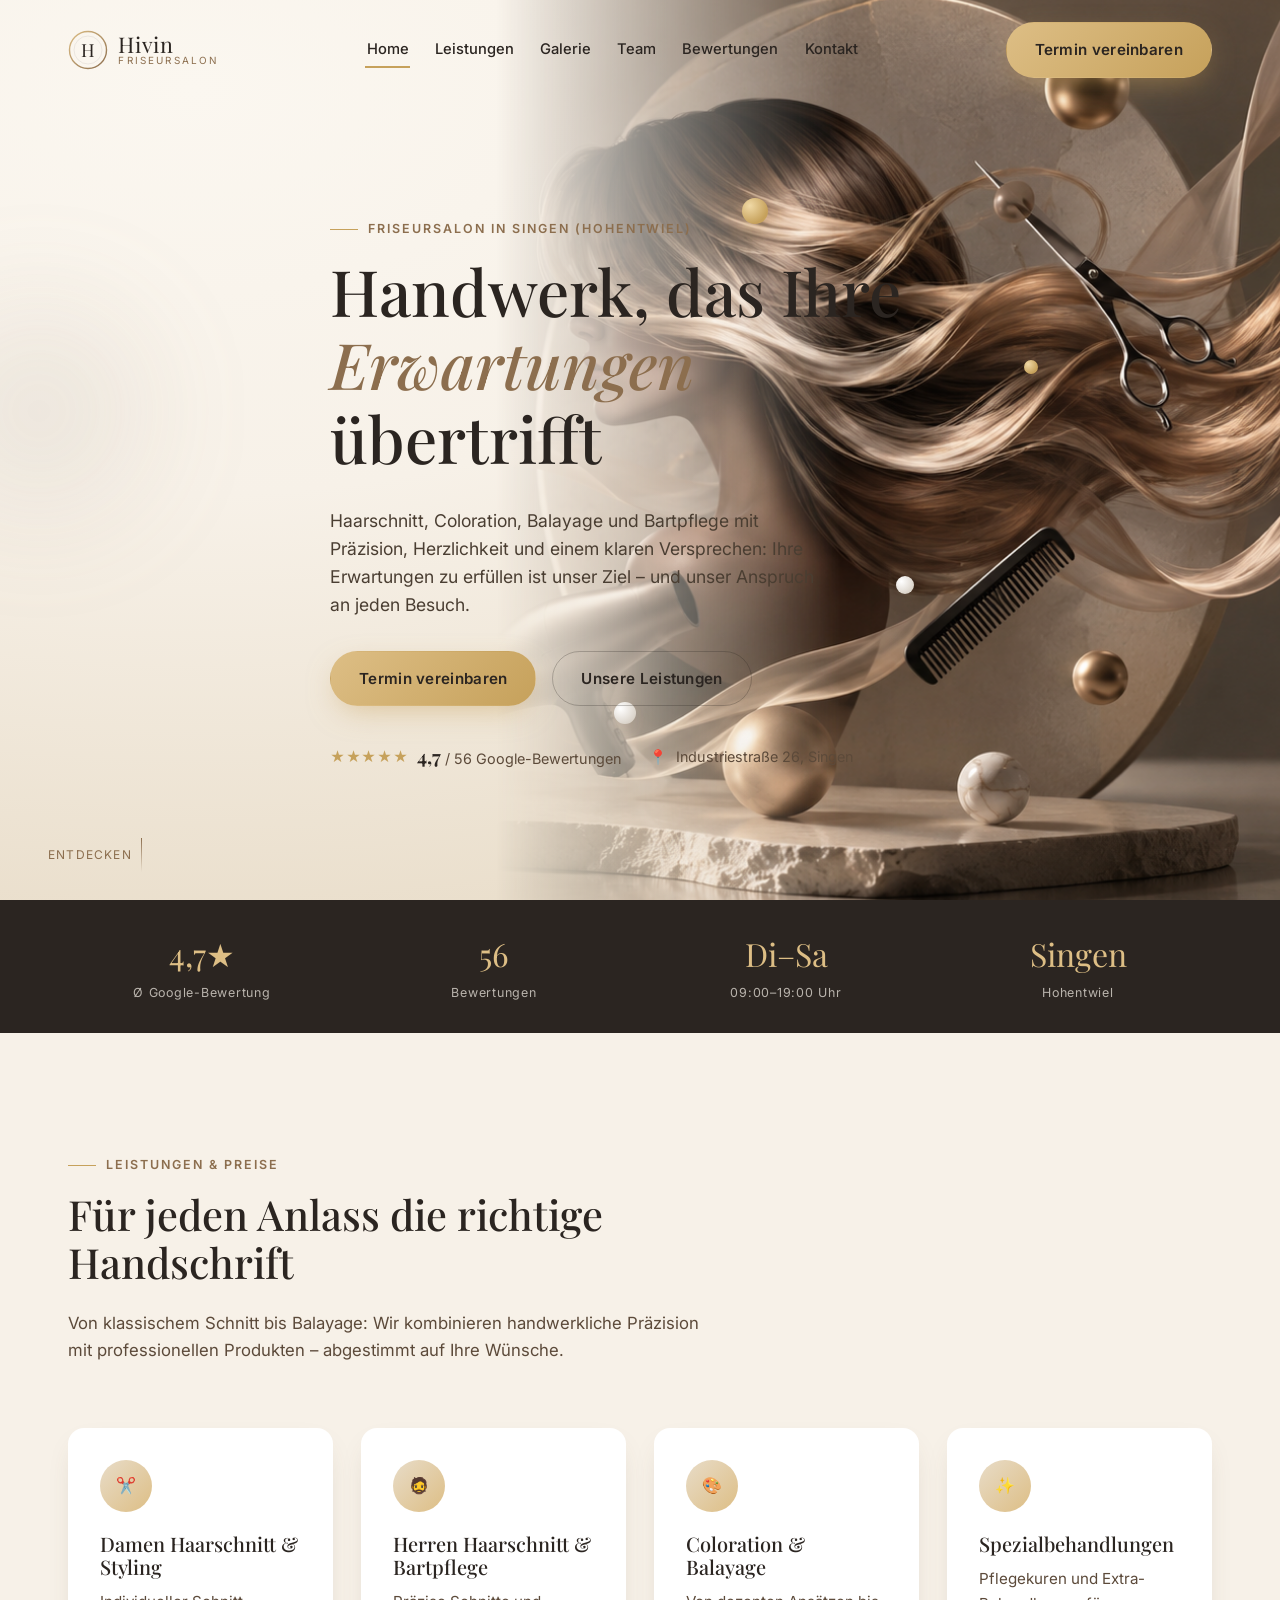
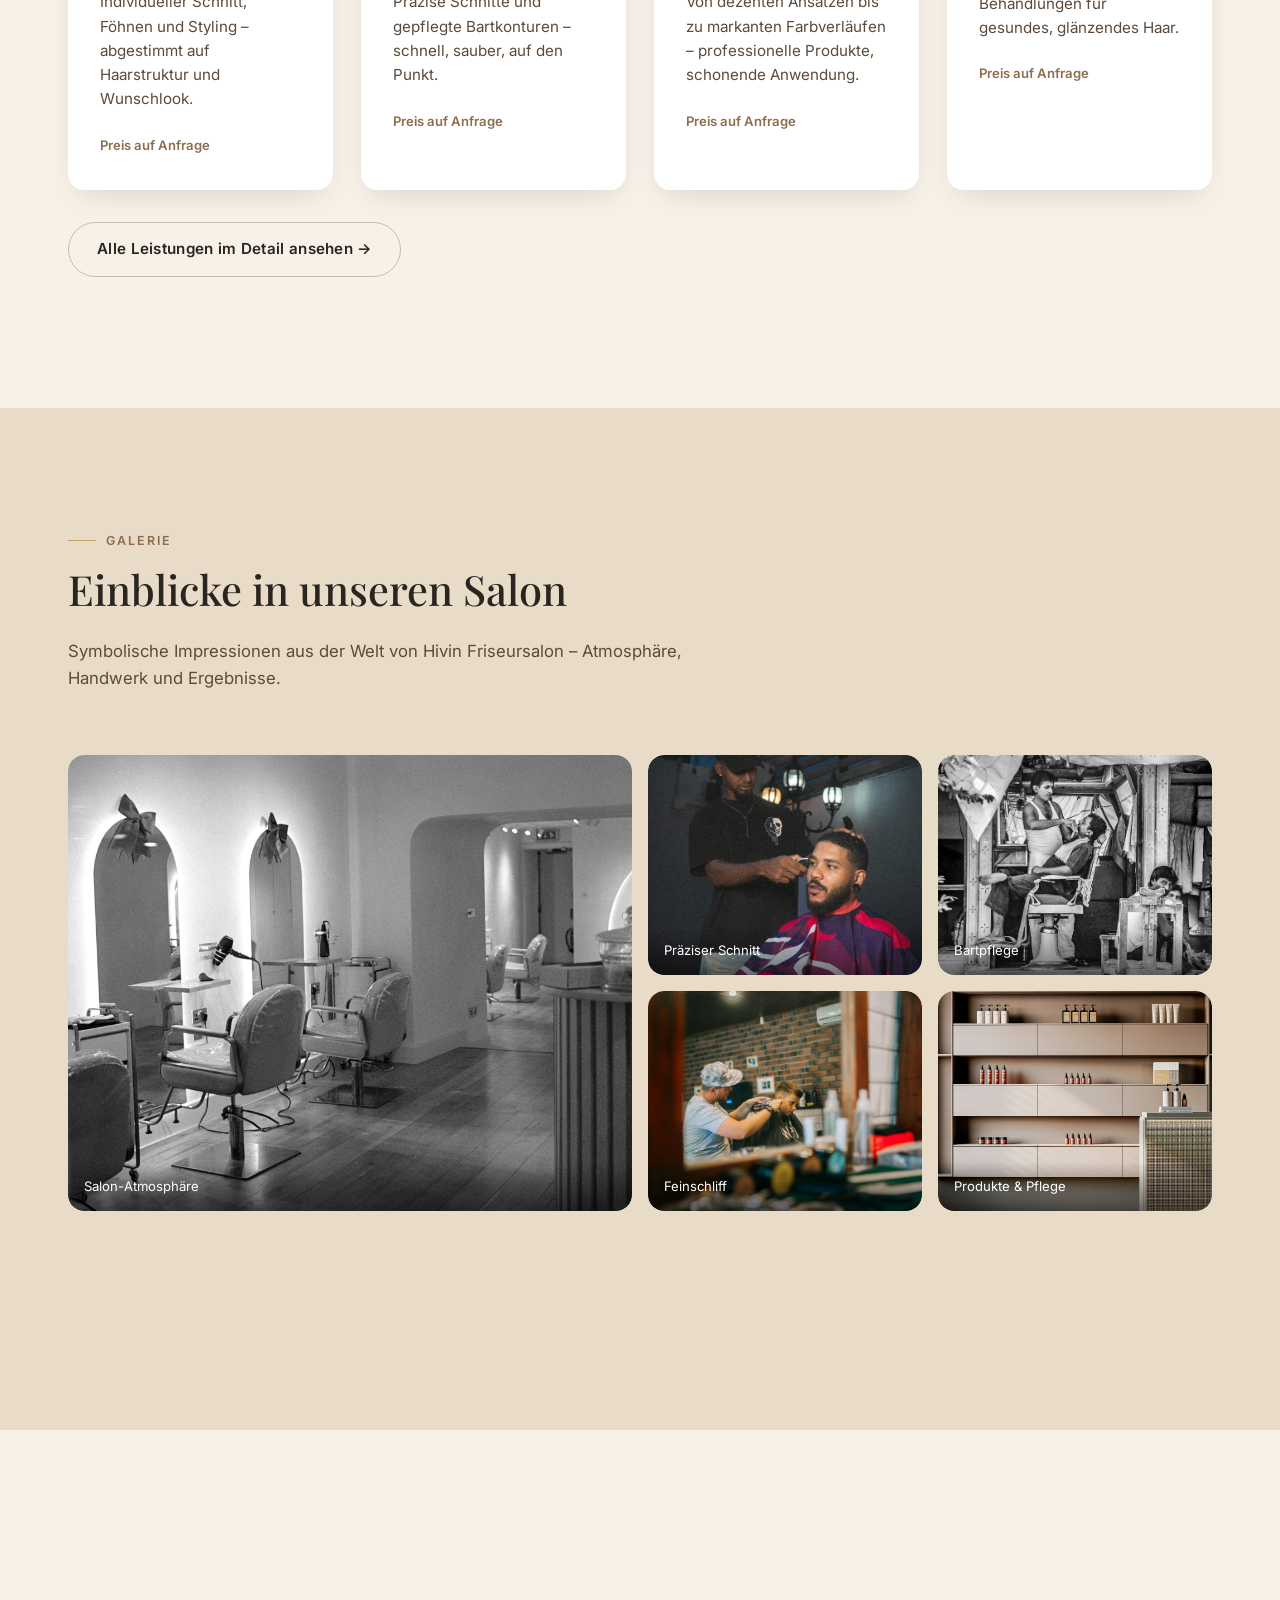
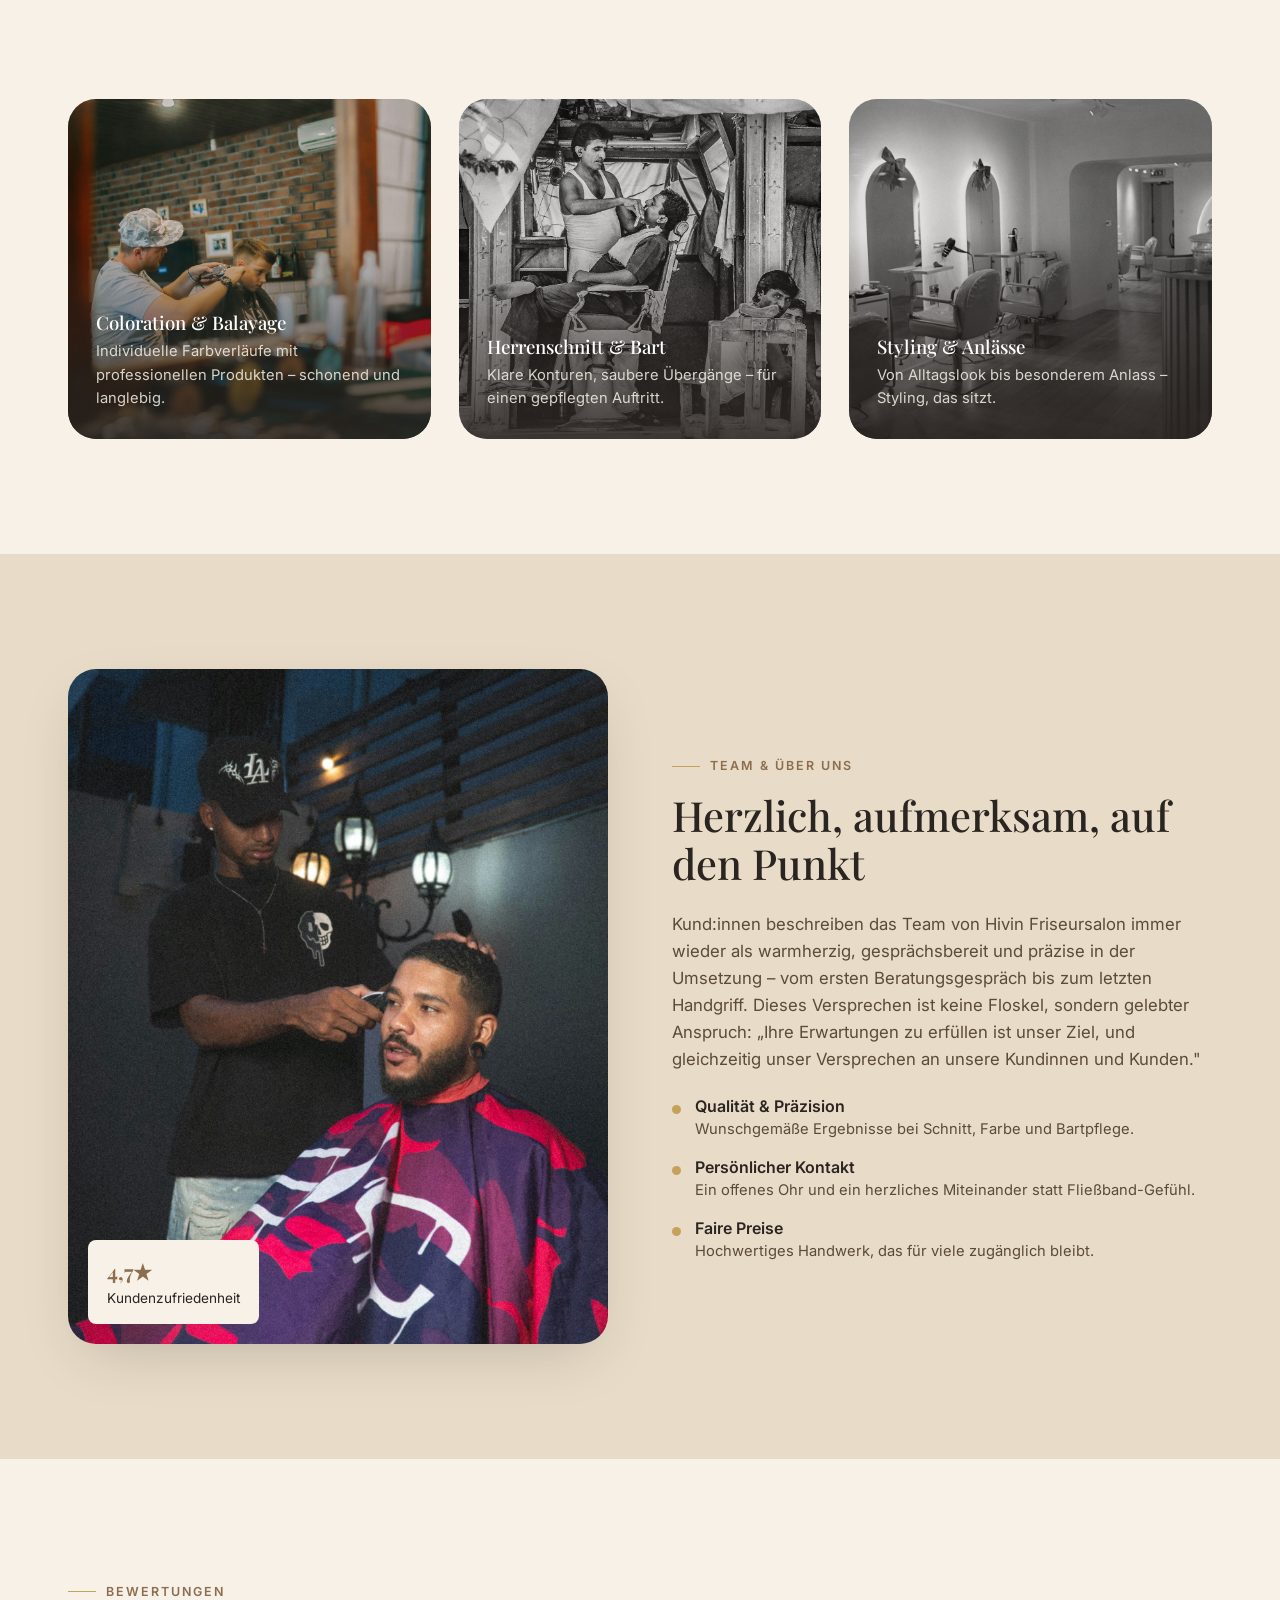
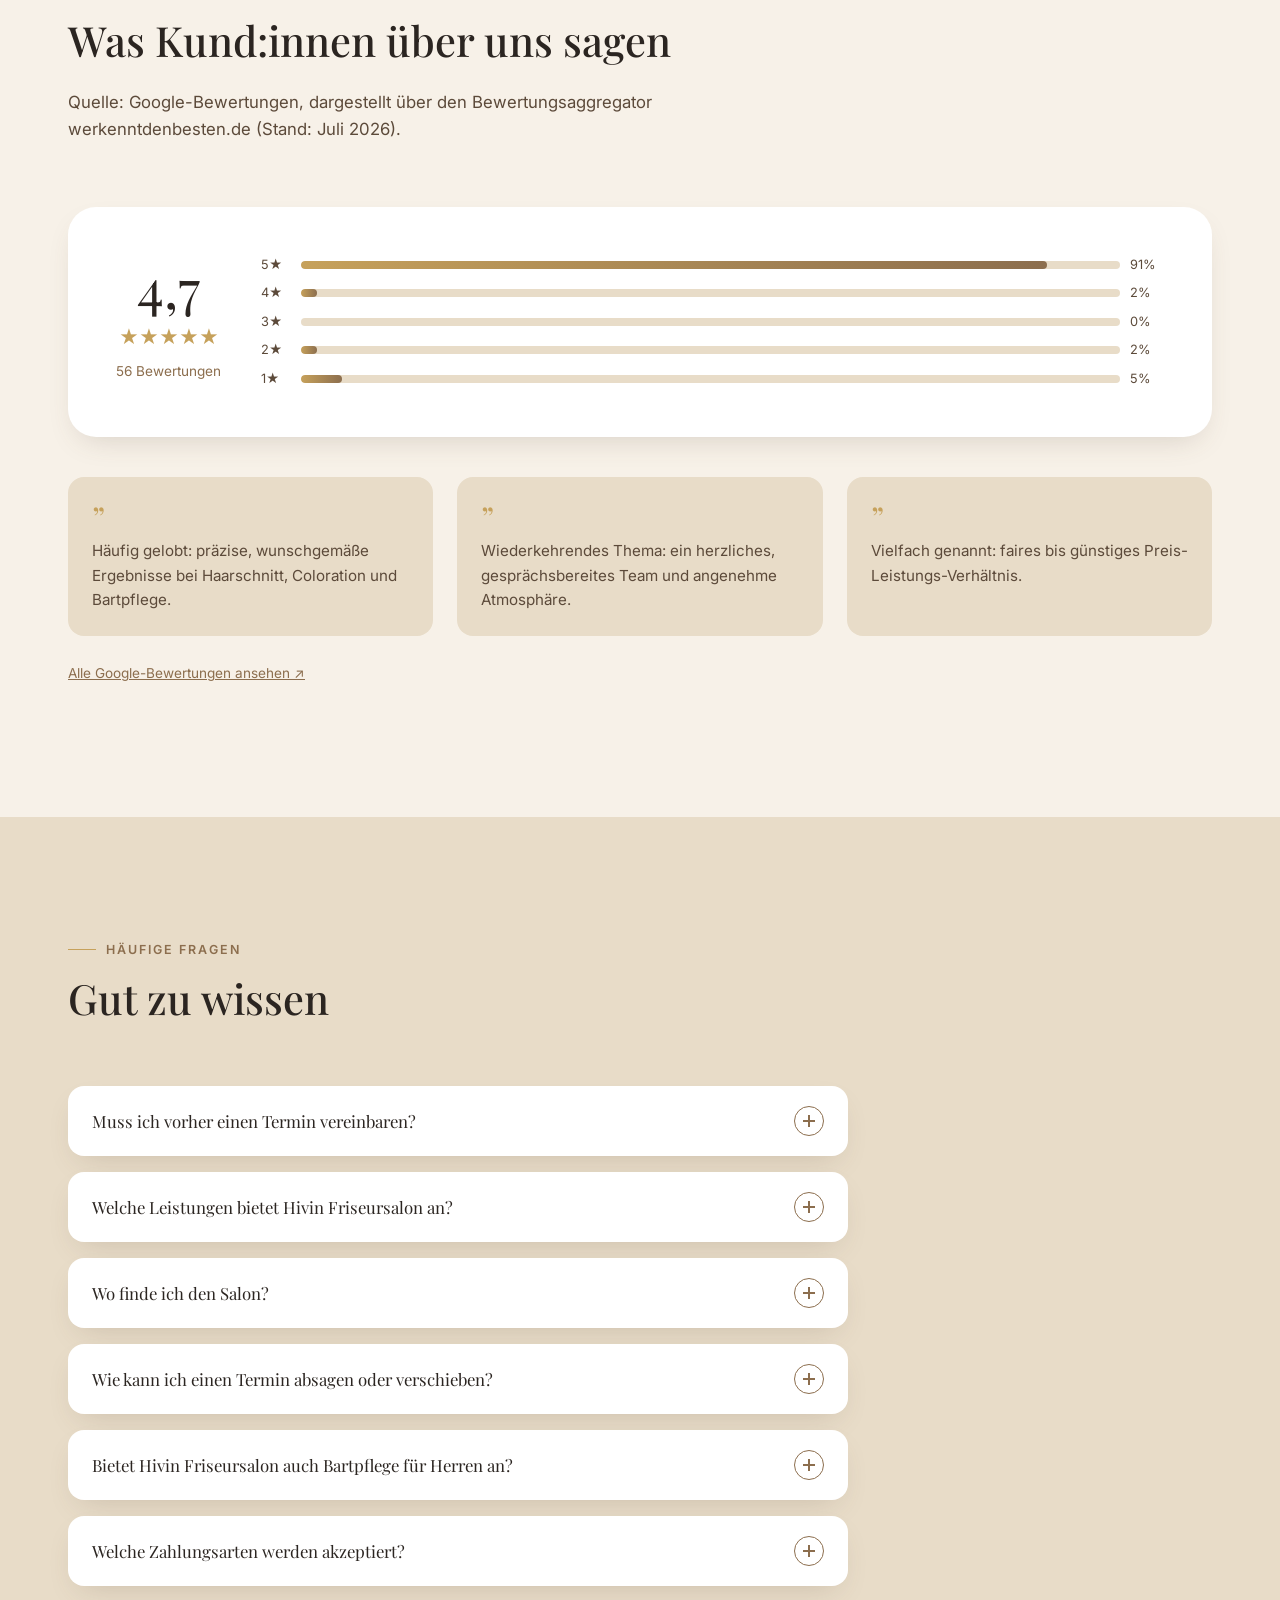
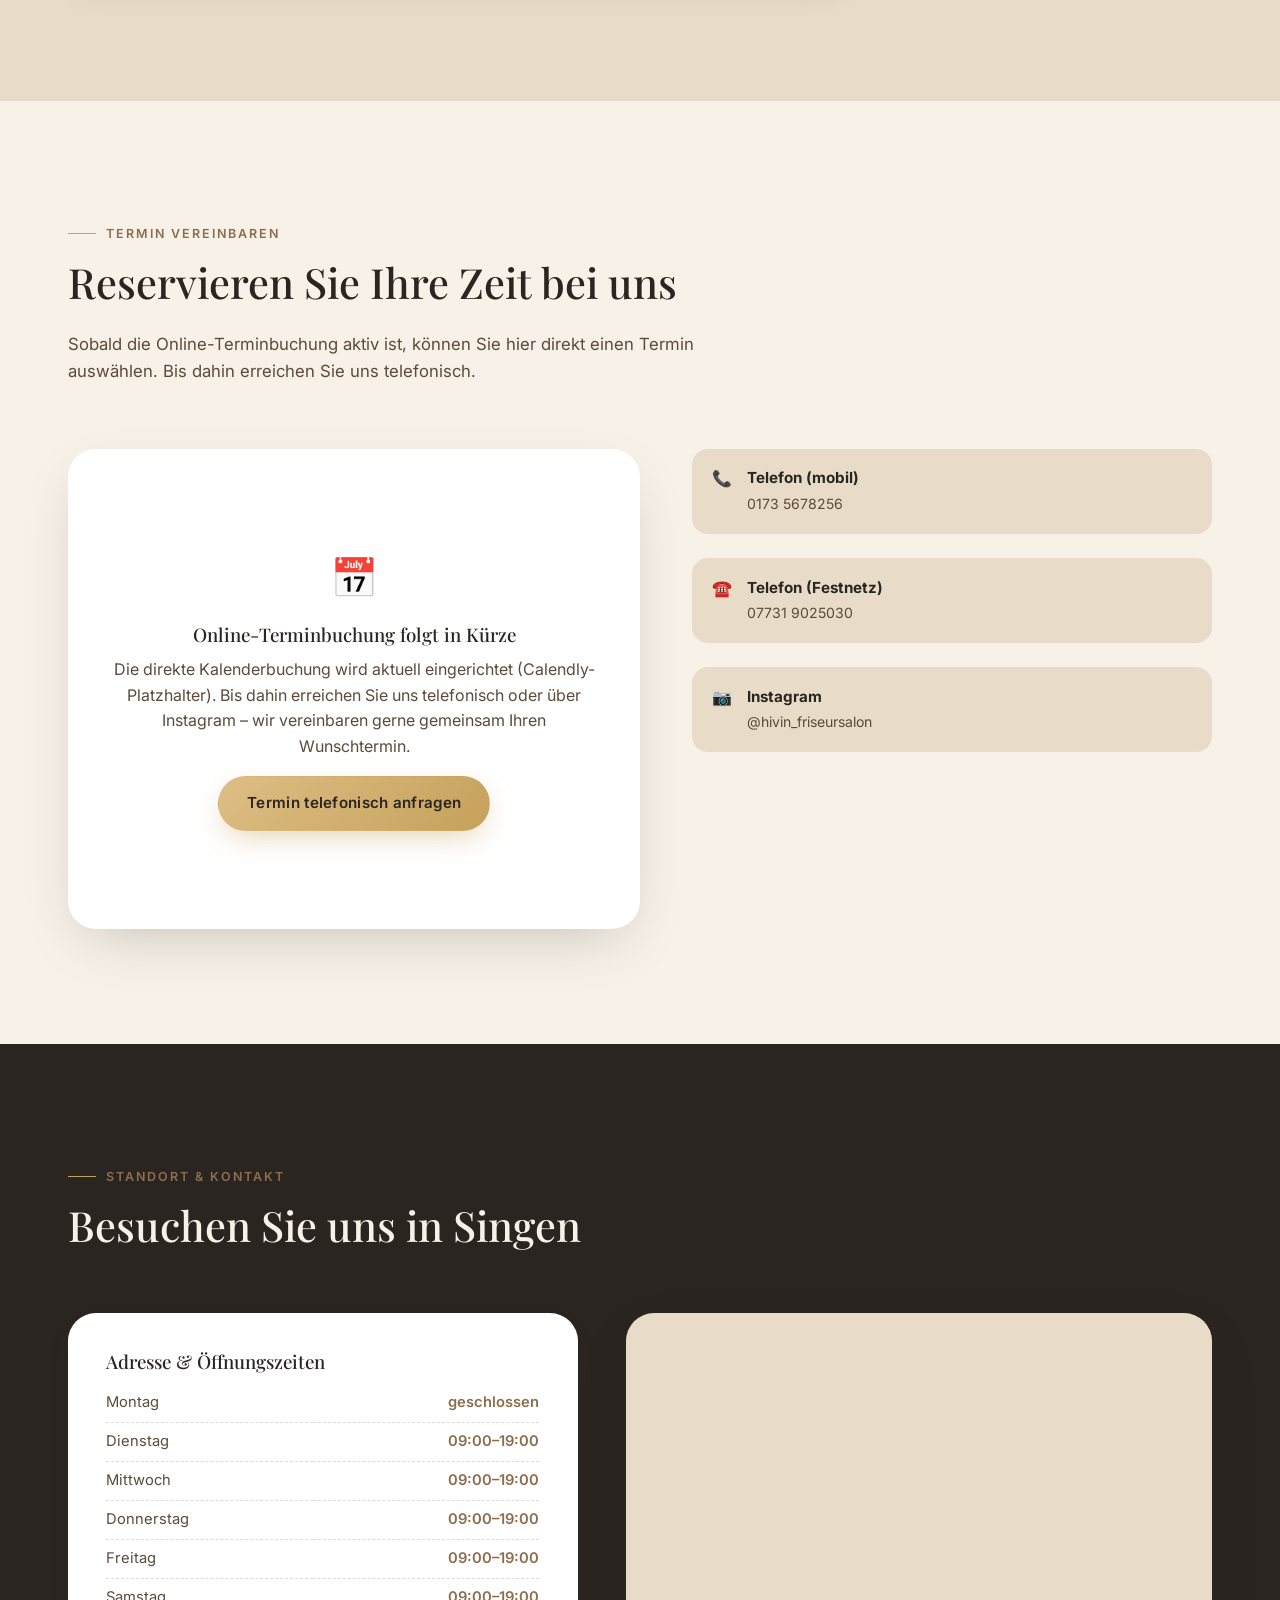
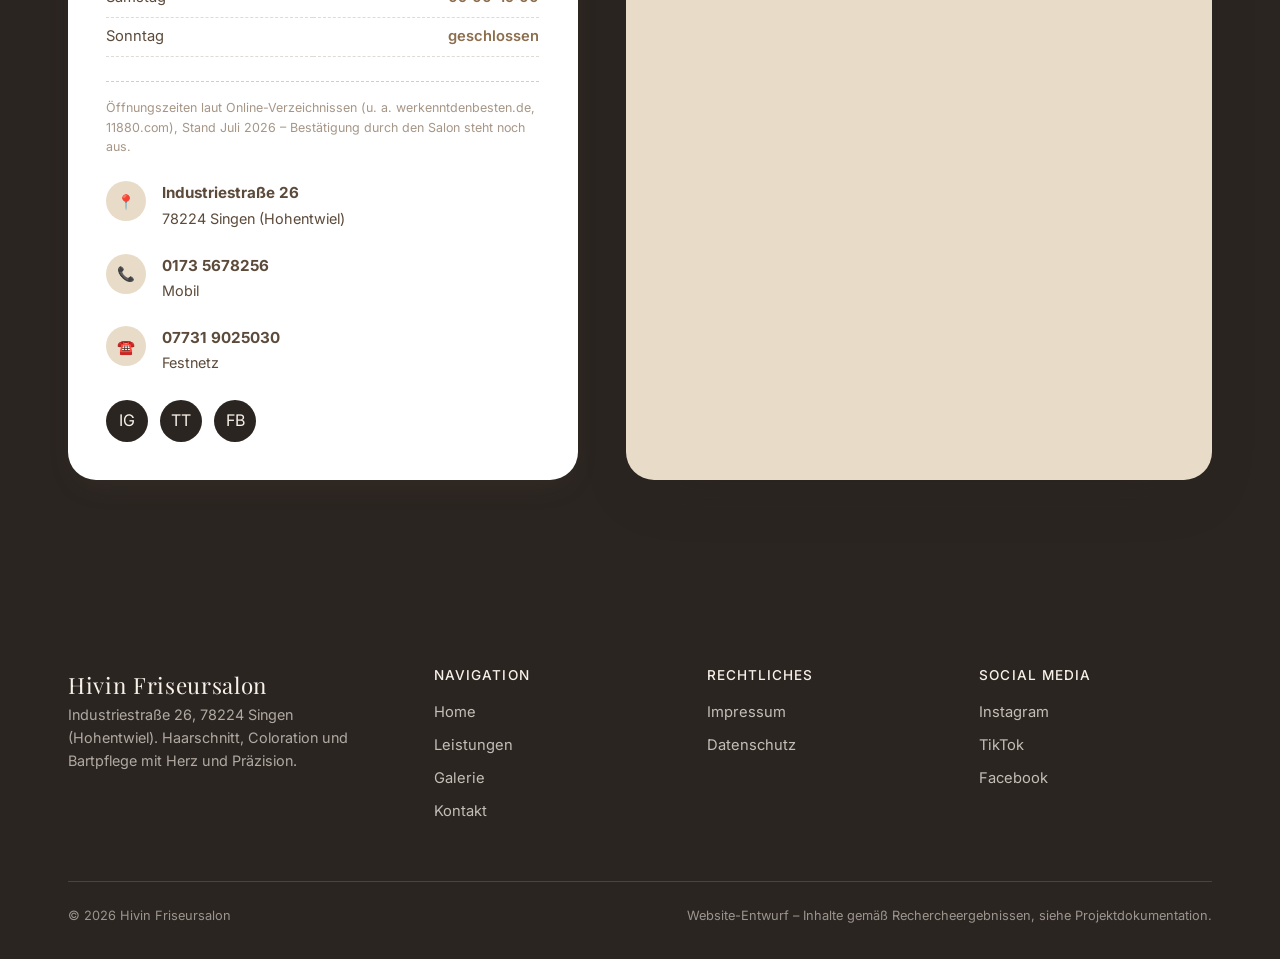
<file: index.html>
<!DOCTYPE html>
<html lang="de" class="no-js">
<head>
<meta charset="UTF-8">
<meta name="viewport" content="width=device-width, initial-scale=1">
<title>Hivin Friseursalon Singen – Haarschnitt, Coloration &amp; Bartpflege</title>
<meta name="description" content="Hivin Friseursalon in Singen (Hohentwiel): Haarschnitt, Coloration, Balayage und Bartpflege mit 4,7★ Kundenbewertung. Termin vereinbaren in der Industriestraße 26.">
<link rel="canonical" href="https://www.hivin-friseursalon.de/">
<meta property="og:type" content="business.business">
<meta property="og:title" content="Hivin Friseursalon Singen">
<meta property="og:description" content="Haarschnitt, Coloration und Bartpflege in Singen (Hohentwiel) – 4,7★ bei 56 Google-Bewertungen.">
<meta property="og:image" content="assets/images/hero-salon.png">
<meta property="og:locale" content="de_DE">
<meta name="theme-color" content="#F7F1E8">
<link rel="icon" type="image/svg+xml" href="assets/images/favicon.svg">
<link rel="preconnect" href="https://fonts.googleapis.com">
<link rel="preconnect" href="https://fonts.gstatic.com" crossorigin>
<link rel="stylesheet" href="css/style.css">
<script type="application/ld+json">
{
  "@context": "https://schema.org",
  "@type": "HairSalon",
  "name": "Hivin Friseursalon",
  "address": {
    "@type": "PostalAddress",
    "streetAddress": "Industriestraße 26",
    "postalCode": "78224",
    "addressLocality": "Singen (Hohentwiel)",
    "addressCountry": "DE"
  },
  "telephone": "+491735678256",
  "url": "https://www.hivin-friseursalon.de/",
  "sameAs": [
    "https://www.instagram.com/hivin_friseursalon/",
    "https://www.tiktok.com/@hivin_friseursalon",
    "https://www.facebook.com/hivin_friseursalon"
  ],
  "openingHoursSpecification": [
    {
      "@type": "OpeningHoursSpecification",
      "dayOfWeek": ["Tuesday","Wednesday","Thursday","Friday","Saturday"],
      "opens": "09:00",
      "closes": "19:00"
    }
  ],
  "aggregateRating": {
    "@type": "AggregateRating",
    "ratingValue": "4.7",
    "reviewCount": "56"
  }
}
</script>
</head>
<body>
<a class="skip-link" href="#main">Zum Inhalt springen</a>

<header class="site-header">
  <div class="container nav-bar">
    <a class="brand" href="index.html" aria-label="Hivin Friseursalon – Startseite">
      <svg class="brand-mark" viewBox="0 0 40 40" role="img" aria-hidden="true">
        <defs>
          <linearGradient id="brandGrad" x1="0" y1="0" x2="1" y2="1">
            <stop offset="0" stop-color="#DDBE85"/>
            <stop offset="1" stop-color="#8C6E4E"/>
          </linearGradient>
        </defs>
        <circle cx="20" cy="20" r="18.5" fill="none" stroke="url(#brandGrad)" stroke-width="1.4"/>
        <circle cx="20" cy="20" r="14" fill="none" stroke="#2B2521" stroke-opacity="0.12" stroke-width="0.6"/>
        <text x="20" y="27" text-anchor="middle" font-family="'Playfair Display', serif" font-size="18" fill="#2B2521">H</text>
      </svg>
      <span class="brand-text">
        <span class="brand-name">Hivin</span>
        <span class="brand-sub">Friseursalon</span>
      </span>
    </a>

    <nav class="nav-links" id="primary-navigation" aria-label="Hauptnavigation">
      <a href="index.html" aria-current="page">Home</a>
      <a href="leistungen.html">Leistungen</a>
      <a href="galerie.html">Galerie</a>
      <a href="index.html#team">Team</a>
      <a href="index.html#bewertungen">Bewertungen</a>
      <a href="index.html#kontakt">Kontakt</a>
      <a href="index.html#termin" class="btn btn-primary nav-drawer-cta">Termin vereinbaren</a>
    </nav>

    <div class="nav-actions">
      <a href="index.html#termin" class="btn btn-primary">Termin vereinbaren</a>
      <button class="nav-toggle" aria-label="Menü öffnen" aria-expanded="false" aria-controls="primary-navigation"><span></span></button>
    </div>
  </div>
</header>

<main id="main">

  <!-- ============================= HERO ============================= -->
  <section class="hero" aria-label="Willkommen bei Hivin Friseursalon">
    <div class="hero-scene" aria-hidden="true">
      <div class="hero-blob hero-blob--1" data-depth="-18"></div>
      <div class="hero-blob hero-blob--2" data-depth="14"></div>
      <div class="hero-blob hero-blob--3" data-depth="-10"></div>
      <div class="hero-photo-wrap" data-depth="8">
        <div class="hero-photo" role="img" aria-label="Stilisierte, KI-generierte Illustration von fließendem Haar mit Schere, Kamm und Föhn in warmen Creme- und Goldtönen – symbolisch für die Handwerkskunst von Hivin Friseursalon"></div>
      </div>
      <div class="hero-particle hero-particle--gold" data-depth="26" style="width:26px;height:26px;top:22%;left:58%;"></div>
      <div class="hero-particle hero-particle--marble" data-depth="-20" style="width:18px;height:18px;top:64%;left:70%;"></div>
      <div class="hero-particle hero-particle--gold" data-depth="34" style="width:14px;height:14px;top:40%;left:80%;"></div>
      <div class="hero-particle hero-particle--marble" data-depth="-30" style="width:22px;height:22px;top:78%;left:48%;"></div>
    </div>

    <div class="container">
      <div class="hero-content">
        <p class="eyebrow">Friseursalon in Singen (Hohentwiel)</p>
        <h1 class="hero-title">Handwerk, das Ihre <em>Erwartungen</em> übertrifft</h1>
        <p class="hero-text">Haarschnitt, Coloration, Balayage und Bartpflege mit Präzision, Herzlichkeit und einem klaren Versprechen: Ihre Erwartungen zu erfüllen ist unser Ziel – und unser Anspruch an jeden Besuch.</p>
        <div class="hero-ctas">
          <a href="#termin" class="btn btn-primary">Termin vereinbaren</a>
          <a href="leistungen.html" class="btn btn-ghost">Unsere Leistungen</a>
        </div>
        <div class="hero-trust">
          <div class="hero-trust-item">
            <span class="hero-stars" aria-hidden="true">★★★★★</span>
            <span><strong>4,7</strong> / 56 Google-Bewertungen</span>
          </div>
          <div class="hero-trust-item">
            <span aria-hidden="true">📍</span>
            <span>Industriestraße 26, Singen</span>
          </div>
        </div>
      </div>
    </div>

    <div class="hero-scroll-cue" aria-hidden="true">Entdecken</div>
  </section>

  <!-- ========================= TRUST STRIP =========================== -->
  <div class="trust-strip">
    <div class="container trust-grid">
      <div><span class="num">4,7★</span><span class="label">Ø Google-Bewertung</span></div>
      <div><span class="num">56</span><span class="label">Bewertungen</span></div>
      <div><span class="num">Di–Sa</span><span class="label">09:00–19:00 Uhr</span></div>
      <div><span class="num">Singen</span><span class="label">Hohentwiel</span></div>
    </div>
  </div>

  <!-- ========================= LEISTUNGEN ============================ -->
  <section class="section" id="leistungen" aria-labelledby="leistungen-title">
    <div class="container">
      <div class="section-head reveal">
        <p class="eyebrow">Leistungen &amp; Preise</p>
        <h2 class="section-title" id="leistungen-title">Für jeden Anlass die richtige Handschrift</h2>
        <p class="section-lede">Von klassischem Schnitt bis Balayage: Wir kombinieren handwerkliche Präzision mit professionellen Produkten – abgestimmt auf Ihre Wünsche.</p>
      </div>

      <div class="services-grid">
        <div class="service-card reveal">
          <div class="service-icon" aria-hidden="true">✂️</div>
          <h3>Damen Haarschnitt &amp; Styling</h3>
          <p>Individueller Schnitt, Föhnen und Styling – abgestimmt auf Haarstruktur und Wunschlook.</p>
          <span class="service-price-note">Preis auf Anfrage</span>
        </div>
        <div class="service-card reveal">
          <div class="service-icon" aria-hidden="true">🧔</div>
          <h3>Herren Haarschnitt &amp; Bartpflege</h3>
          <p>Präzise Schnitte und gepflegte Bartkonturen – schnell, sauber, auf den Punkt.</p>
          <span class="service-price-note">Preis auf Anfrage</span>
        </div>
        <div class="service-card reveal">
          <div class="service-icon" aria-hidden="true">🎨</div>
          <h3>Coloration &amp; Balayage</h3>
          <p>Von dezenten Ansätzen bis zu markanten Farbverläufen – professionelle Produkte, schonende Anwendung.</p>
          <span class="service-price-note">Preis auf Anfrage</span>
        </div>
        <div class="service-card reveal">
          <div class="service-icon" aria-hidden="true">✨</div>
          <h3>Spezialbehandlungen</h3>
          <p>Pflegekuren und Extra-Behandlungen für gesundes, glänzendes Haar.</p>
          <span class="service-price-note">Preis auf Anfrage</span>
        </div>
      </div>

      <p class="reveal" style="margin-top:2rem;">
        <a href="leistungen.html" class="btn btn-ghost">Alle Leistungen im Detail ansehen →</a>
      </p>
    </div>
  </section>

  <!-- ========================= GALERIE ============================ -->
  <section class="section section-sand" id="galerie" aria-labelledby="galerie-title">
    <div class="container">
      <div class="section-head reveal">
        <p class="eyebrow">Galerie</p>
        <h2 class="section-title" id="galerie-title">Einblicke in unseren Salon</h2>
        <p class="section-lede">Symbolische Impressionen aus der Welt von Hivin Friseursalon – Atmosphäre, Handwerk und Ergebnisse.</p>
      </div>

      <div class="gallery-grid reveal">
        <a href="assets/images/salon-interior.jpg" data-lightbox data-caption="Salon-Atmosphäre – Symbolbild" class="g-featured">
          <figure>
            <img src="assets/images/salon-interior.jpg" alt="Helles, modernes Friseursalon-Interieur mit Stuhlreihe und Spiegeln (Symbolbild)" loading="lazy" width="1600" height="1200">
            <figcaption class="gallery-cap">Salon-Atmosphäre</figcaption>
          </figure>
        </a>
        <a href="assets/images/haircut-clippers.jpg" data-lightbox data-caption="Präziser Herrenschnitt – Symbolbild">
          <figure>
            <img src="assets/images/haircut-clippers.jpg" alt="Friseur schneidet Haar mit einer Haarschneidemaschine (Symbolbild)" loading="lazy" width="1600" height="1200">
            <figcaption class="gallery-cap">Präziser Schnitt</figcaption>
          </figure>
        </a>
        <a href="assets/images/barbing-beard.jpg" data-lightbox data-caption="Bartpflege – Symbolbild">
          <figure>
            <img src="assets/images/barbing-beard.jpg" alt="Nahaufnahme einer professionellen Bartpflege (Symbolbild)" loading="lazy" width="1600" height="1200">
            <figcaption class="gallery-cap">Bartpflege</figcaption>
          </figure>
        </a>
        <a href="assets/images/haircut-mirror.jpg" data-lightbox data-caption="Styling vor dem Spiegel – Symbolbild">
          <figure>
            <img src="assets/images/haircut-mirror.jpg" alt="Haarschnitt vor dem Salonspiegel (Symbolbild)" loading="lazy" width="1600" height="1200">
            <figcaption class="gallery-cap">Feinschliff</figcaption>
          </figure>
        </a>
        <a href="assets/images/product-shelf.jpg" data-lightbox data-caption="Professionelle Pflegeprodukte – Symbolbild">
          <figure>
            <img src="assets/images/product-shelf.jpg" alt="Regal mit professionellen Haarpflegeprodukten (Symbolbild)" loading="lazy" width="1600" height="1200">
            <figcaption class="gallery-cap">Produkte &amp; Pflege</figcaption>
          </figure>
        </a>
      </div>
      <p class="reveal" style="margin-top:2rem;">
        <a href="galerie.html" class="btn btn-ghost">Ganze Galerie ansehen →</a>
      </p>
    </div>
  </section>

  <!-- ===================== SPEZIALISIERUNGEN ========================= -->
  <section class="section" id="spezialisierungen" aria-labelledby="spez-title">
    <div class="container">
      <div class="section-head reveal">
        <p class="eyebrow">Spezialisierungen</p>
        <h2 class="section-title" id="spez-title">Worauf Sie sich verlassen können</h2>
      </div>
      <div class="spec-grid">
        <div class="spec-card reveal">
          <img src="assets/images/haircut-mirror.jpg" alt="" loading="lazy">
          <div class="spec-card-body">
            <h3>Coloration &amp; Balayage</h3>
            <p>Individuelle Farbverläufe mit professionellen Produkten – schonend und langlebig.</p>
          </div>
        </div>
        <div class="spec-card reveal">
          <img src="assets/images/barbing-beard.jpg" alt="" loading="lazy">
          <div class="spec-card-body">
            <h3>Herrenschnitt &amp; Bart</h3>
            <p>Klare Konturen, saubere Übergänge – für einen gepflegten Auftritt.</p>
          </div>
        </div>
        <div class="spec-card reveal">
          <img src="assets/images/salon-interior.jpg" alt="" loading="lazy">
          <div class="spec-card-body">
            <h3>Styling &amp; Anlässe</h3>
            <p>Von Alltagslook bis besonderem Anlass – Styling, das sitzt.</p>
          </div>
        </div>
      </div>
    </div>
  </section>

  <!-- ============================ TEAM ================================ -->
  <section class="section section-sand" id="team" aria-labelledby="team-title">
    <div class="container team-layout">
      <div class="team-media reveal">
        <img src="assets/images/haircut-clippers.jpg" alt="Symbolbild: konzentrierte Zusammenarbeit zwischen Friseur und Kundschaft im Salon" loading="lazy" width="1200" height="1500">
        <div class="team-badge"><strong>4,7★</strong>Kundenzufriedenheit</div>
      </div>
      <div class="reveal">
        <p class="eyebrow">Team &amp; Über uns</p>
        <h2 class="section-title" id="team-title">Herzlich, aufmerksam, auf den Punkt</h2>
        <p class="section-lede">Kund:innen beschreiben das Team von Hivin Friseursalon immer wieder als warmherzig, gesprächsbereit und präzise in der Umsetzung – vom ersten Beratungsgespräch bis zum letzten Handgriff. Dieses Versprechen ist keine Floskel, sondern gelebter Anspruch: „Ihre Erwartungen zu erfüllen ist unser Ziel, und gleichzeitig unser Versprechen an unsere Kundinnen und Kunden."</p>
        <div class="value-list">
          <div class="value-item">
            <span class="dot" aria-hidden="true"></span>
            <div><h4>Qualität &amp; Präzision</h4><p>Wunschgemäße Ergebnisse bei Schnitt, Farbe und Bartpflege.</p></div>
          </div>
          <div class="value-item">
            <span class="dot" aria-hidden="true"></span>
            <div><h4>Persönlicher Kontakt</h4><p>Ein offenes Ohr und ein herzliches Miteinander statt Fließband-Gefühl.</p></div>
          </div>
          <div class="value-item">
            <span class="dot" aria-hidden="true"></span>
            <div><h4>Faire Preise</h4><p>Hochwertiges Handwerk, das für viele zugänglich bleibt.</p></div>
          </div>
        </div>
      </div>
    </div>
  </section>

  <!-- ========================= BEWERTUNGEN =========================== -->
  <section class="section" id="bewertungen" aria-labelledby="bewertungen-title">
    <div class="container">
      <div class="section-head reveal">
        <p class="eyebrow">Bewertungen</p>
        <h2 class="section-title" id="bewertungen-title">Was Kund:innen über uns sagen</h2>
        <p class="section-lede">Quelle: Google-Bewertungen, dargestellt über den Bewertungsaggregator werkenntdenbesten.de (Stand: Juli 2026).</p>
      </div>

      <div class="review-summary reveal">
        <div class="review-score">
          <span class="score">4,7</span>
          <div class="stars" aria-hidden="true">★★★★★</div>
          <span class="count">56 Bewertungen</span>
        </div>
        <div class="review-bars" role="img" aria-label="Sterneverteilung: 5 Sterne 91 Prozent, 4 Sterne 2 Prozent, 3 Sterne 0 Prozent, 2 Sterne 2 Prozent, 1 Stern 5 Prozent">
          <div class="review-bar-row"><span>5★</span><span class="review-bar-track"><span class="review-bar-fill" style="width:91%"></span></span><span>91%</span></div>
          <div class="review-bar-row"><span>4★</span><span class="review-bar-track"><span class="review-bar-fill" style="width:2%"></span></span><span>2%</span></div>
          <div class="review-bar-row"><span>3★</span><span class="review-bar-track"><span class="review-bar-fill" style="width:0%"></span></span><span>0%</span></div>
          <div class="review-bar-row"><span>2★</span><span class="review-bar-track"><span class="review-bar-fill" style="width:2%"></span></span><span>2%</span></div>
          <div class="review-bar-row"><span>1★</span><span class="review-bar-track"><span class="review-bar-fill" style="width:5%"></span></span><span>5%</span></div>
        </div>
      </div>

      <div class="theme-grid reveal">
        <div class="theme-card">
          <span class="quote-mark" aria-hidden="true">”</span>
          <p>Häufig gelobt: präzise, wunschgemäße Ergebnisse bei Haarschnitt, Coloration und Bartpflege.</p>
        </div>
        <div class="theme-card">
          <span class="quote-mark" aria-hidden="true">”</span>
          <p>Wiederkehrendes Thema: ein herzliches, gesprächsbereites Team und angenehme Atmosphäre.</p>
        </div>
        <div class="theme-card">
          <span class="quote-mark" aria-hidden="true">”</span>
          <p>Vielfach genannt: faires bis günstiges Preis-Leistungs-Verhältnis.</p>
        </div>
      </div>
      <p class="reveal" style="margin-top:1.5rem;">
        <a class="review-source-link" href="https://maps.google.com/?cid=14759134277047685286" target="_blank" rel="noopener noreferrer">Alle Google-Bewertungen ansehen ↗</a>
      </p>
    </div>
  </section>

  <!-- ============================ FAQ ================================ -->
  <section class="section section-sand" id="faq" aria-labelledby="faq-title">
    <div class="container">
      <div class="section-head reveal">
        <p class="eyebrow">Häufige Fragen</p>
        <h2 class="section-title" id="faq-title">Gut zu wissen</h2>
      </div>
      <div class="faq-list reveal">
        <details class="faq-item">
          <summary class="faq-question">Muss ich vorher einen Termin vereinbaren?<span class="plus" aria-hidden="true"></span></summary>
          <div class="faq-answer"><p>Um lange Wartezeiten zu vermeiden, empfehlen wir eine vorherige Terminvereinbarung – telefonisch, über Instagram oder sobald verfügbar per Online-Buchung (siehe Abschnitt „Termin vereinbaren").</p></div>
        </details>
        <details class="faq-item">
          <summary class="faq-question">Welche Leistungen bietet Hivin Friseursalon an?<span class="plus" aria-hidden="true"></span></summary>
          <div class="faq-answer"><p>Im Mittelpunkt stehen Damen- und Herrenhaarschnitte, Coloration und Balayage sowie Bartpflege. Details finden Sie auf der Seite „Leistungen".</p></div>
        </details>
        <details class="faq-item">
          <summary class="faq-question">Wo finde ich den Salon?<span class="plus" aria-hidden="true"></span></summary>
          <div class="faq-answer"><p>Der Salon befindet sich in der Industriestraße 26, 78224 Singen (Hohentwiel). Die genaue Anfahrt sowie Parkmöglichkeiten erfragen Sie gerne telefonisch.</p></div>
        </details>
        <details class="faq-item">
          <summary class="faq-question">Wie kann ich einen Termin absagen oder verschieben?<span class="plus" aria-hidden="true"></span></summary>
          <div class="faq-answer"><p>Bitte melden Sie sich frühzeitig telefonisch, damit der Termin anderweitig vergeben werden kann.</p></div>
        </details>
        <details class="faq-item">
          <summary class="faq-question">Bietet Hivin Friseursalon auch Bartpflege für Herren an?<span class="plus" aria-hidden="true"></span></summary>
          <div class="faq-answer"><p>Ja – neben Herrenhaarschnitten gehört gepflegte Bartpflege zum festen Leistungsangebot.</p></div>
        </details>
        <details class="faq-item">
          <summary class="faq-question">Welche Zahlungsarten werden akzeptiert?<span class="plus" aria-hidden="true"></span></summary>
          <div class="faq-answer"><p>Bitte fragen Sie direkt vor Ort oder telefonisch nach den aktuell akzeptierten Zahlungsarten.</p></div>
        </details>
      </div>
    </div>
  </section>

  <!-- ========================= TERMINBUCHUNG ========================= -->
  <section class="section" id="termin" aria-labelledby="termin-title">
    <div class="container">
      <div class="section-head reveal">
        <p class="eyebrow">Termin vereinbaren</p>
        <h2 class="section-title" id="termin-title">Reservieren Sie Ihre Zeit bei uns</h2>
        <p class="section-lede">Sobald die Online-Terminbuchung aktiv ist, können Sie hier direkt einen Termin auswählen. Bis dahin erreichen Sie uns telefonisch.</p>
      </div>
      <div class="booking-panel reveal">
        <div class="booking-embed" data-booking-embed></div>
        <div class="booking-side">
          <div class="booking-fact">
            <span aria-hidden="true">📞</span>
            <div><strong>Telefon (mobil)</strong><span class="detail"><a href="tel:+491735678256">0173 5678256</a></span></div>
          </div>
          <div class="booking-fact">
            <span aria-hidden="true">☎️</span>
            <div><strong>Telefon (Festnetz)</strong><span class="detail"><a href="tel:+4977319025030">07731 9025030</a></span></div>
          </div>
          <div class="booking-fact">
            <span aria-hidden="true">📷</span>
            <div><strong>Instagram</strong><span class="detail"><a href="https://www.instagram.com/hivin_friseursalon/" target="_blank" rel="noopener noreferrer">@hivin_friseursalon</a></span></div>
          </div>
        </div>
      </div>
    </div>
  </section>

  <!-- ========================= KONTAKT / MAP ========================= -->
  <section class="section section-dark" id="kontakt" aria-labelledby="kontakt-title">
    <div class="container">
      <div class="section-head reveal">
        <p class="eyebrow">Standort &amp; Kontakt</p>
        <h2 class="section-title" id="kontakt-title">Besuchen Sie uns in Singen</h2>
      </div>
      <div class="contact-grid">
        <div class="contact-card reveal">
          <h3>Adresse &amp; Öffnungszeiten</h3>
          <table class="hours-table" aria-label="Öffnungszeiten">
            <tbody>
              <tr><td>Montag</td><td>geschlossen</td></tr>
              <tr><td>Dienstag</td><td>09:00–19:00</td></tr>
              <tr><td>Mittwoch</td><td>09:00–19:00</td></tr>
              <tr><td>Donnerstag</td><td>09:00–19:00</td></tr>
              <tr><td>Freitag</td><td>09:00–19:00</td></tr>
              <tr><td>Samstag</td><td>09:00–19:00</td></tr>
              <tr><td>Sonntag</td><td>geschlossen</td></tr>
            </tbody>
          </table>
          <p class="contact-note">Öffnungszeiten laut Online-Verzeichnissen (u. a. werkenntdenbesten.de, 11880.com), Stand Juli 2026 – Bestätigung durch den Salon steht noch aus.</p>

          <ul class="contact-list">
            <li><span class="ico" aria-hidden="true">📍</span><div><strong>Industriestraße 26</strong><span>78224 Singen (Hohentwiel)</span></div></li>
            <li><span class="ico" aria-hidden="true">📞</span><div><strong>0173 5678256</strong><span>Mobil</span></div></li>
            <li><span class="ico" aria-hidden="true">☎️</span><div><strong>07731 9025030</strong><span>Festnetz</span></div></li>
          </ul>

          <div class="social-row">
            <a href="https://www.instagram.com/hivin_friseursalon/" target="_blank" rel="noopener noreferrer" aria-label="Instagram">IG</a>
            <a href="https://www.tiktok.com/@hivin_friseursalon" target="_blank" rel="noopener noreferrer" aria-label="TikTok">TT</a>
            <a href="https://www.facebook.com/hivin_friseursalon" target="_blank" rel="noopener noreferrer" aria-label="Facebook">FB</a>
          </div>
        </div>

        <div class="map-frame reveal" data-map aria-label="Interaktive Karte zum Standort von Hivin Friseursalon"></div>
      </div>
    </div>
  </section>

</main>

<footer class="site-footer">
  <div class="container">
    <div class="footer-grid">
      <div class="footer-brand">
        <span class="brand-name" style="font-family:'Playfair Display',serif;font-size:1.4rem;color:var(--color-cream);">Hivin Friseursalon</span>
        <p>Industriestraße 26, 78224 Singen (Hohentwiel). Haarschnitt, Coloration und Bartpflege mit Herz und Präzision.</p>
      </div>
      <div>
        <h4>Navigation</h4>
        <a href="index.html">Home</a>
        <a href="leistungen.html">Leistungen</a>
        <a href="galerie.html">Galerie</a>
        <a href="index.html#kontakt">Kontakt</a>
      </div>
      <div>
        <h4>Rechtliches</h4>
        <a href="impressum.html">Impressum</a>
        <a href="datenschutz.html">Datenschutz</a>
      </div>
      <div>
        <h4>Social Media</h4>
        <a href="https://www.instagram.com/hivin_friseursalon/" target="_blank" rel="noopener noreferrer">Instagram</a>
        <a href="https://www.tiktok.com/@hivin_friseursalon" target="_blank" rel="noopener noreferrer">TikTok</a>
        <a href="https://www.facebook.com/hivin_friseursalon" target="_blank" rel="noopener noreferrer">Facebook</a>
      </div>
    </div>
    <div class="footer-bottom">
      <span>© <span id="current-year">2026</span> Hivin Friseursalon</span>
      <span>Website-Entwurf – Inhalte gemäß Rechercheergebnissen, siehe Projektdokumentation.</span>
    </div>
  </div>
</footer>

<script src="js/config.js"></script>
<script src="js/main.js" defer></script>
<script src="js/hero.js" defer></script>
</body>
</html>
</file>
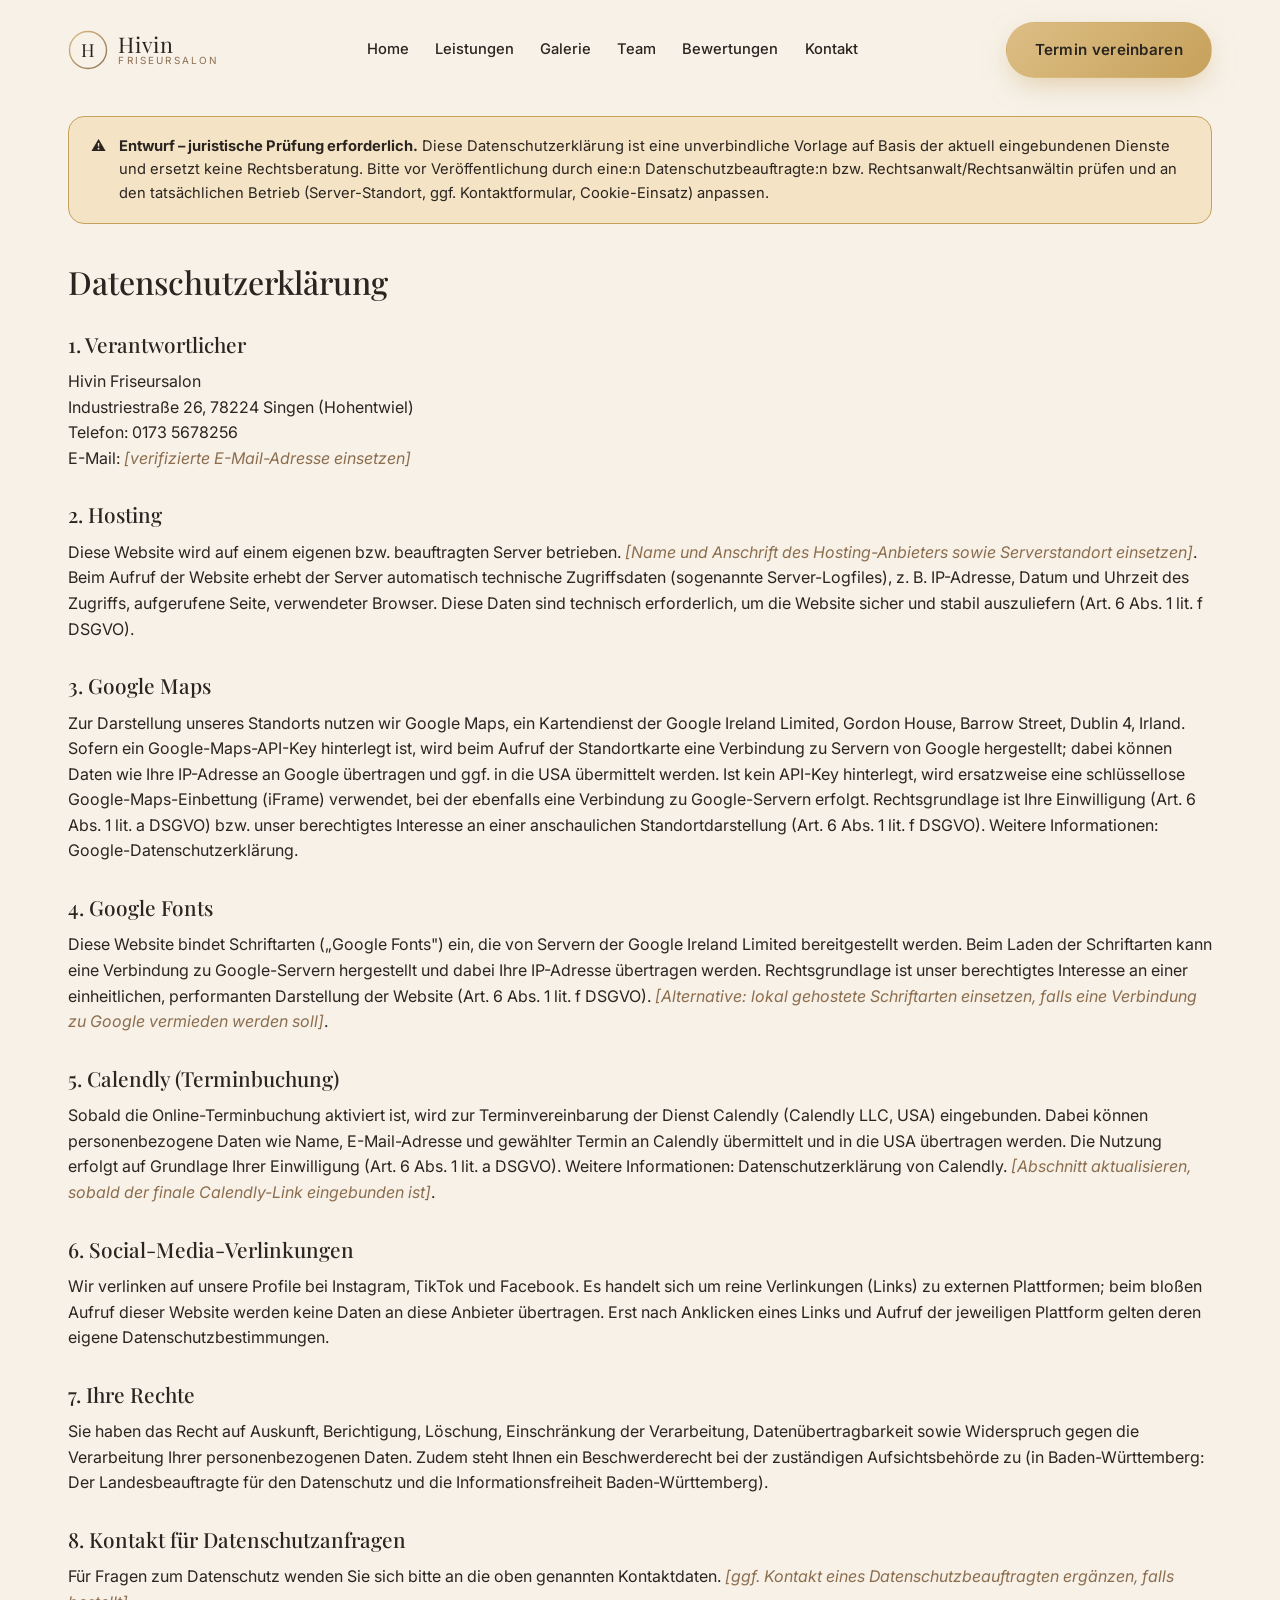
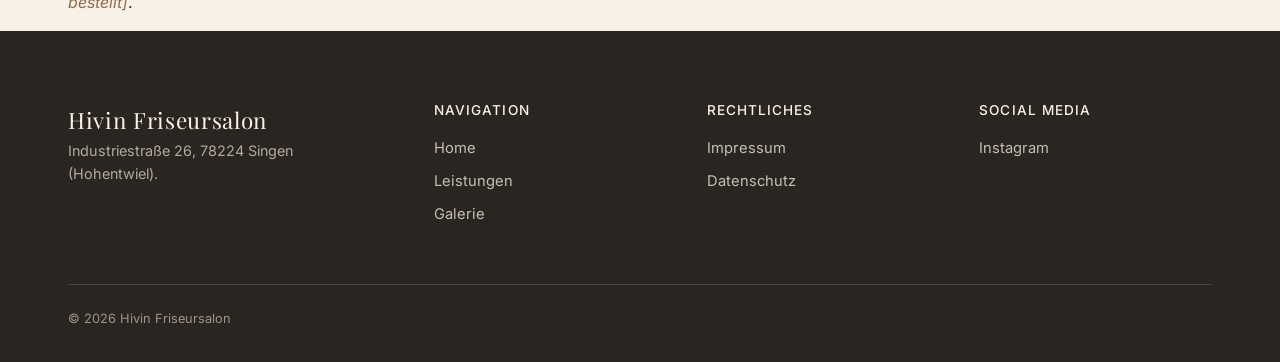
<file: datenschutz.html>
<!DOCTYPE html>
<html lang="de" class="no-js">
<head>
<meta charset="UTF-8">
<meta name="viewport" content="width=device-width, initial-scale=1">
<title>Datenschutzerklärung – Hivin Friseursalon</title>
<meta name="description" content="Datenschutzerklärung von Hivin Friseursalon, Singen (Hohentwiel).">
<meta name="robots" content="noindex, follow">
<link rel="canonical" href="https://www.hivin-friseursalon.de/datenschutz.html">
<meta name="theme-color" content="#F7F1E8">
<link rel="icon" type="image/svg+xml" href="assets/images/favicon.svg">
<link rel="preconnect" href="https://fonts.googleapis.com">
<link rel="preconnect" href="https://fonts.gstatic.com" crossorigin>
<link rel="stylesheet" href="css/style.css">
</head>
<body>
<a class="skip-link" href="#main">Zum Inhalt springen</a>

<header class="site-header">
  <div class="container nav-bar">
    <a class="brand" href="index.html" aria-label="Hivin Friseursalon – Startseite">
      <svg class="brand-mark" viewBox="0 0 40 40" role="img" aria-hidden="true">
        <defs>
          <linearGradient id="brandGrad5" x1="0" y1="0" x2="1" y2="1">
            <stop offset="0" stop-color="#DDBE85"/>
            <stop offset="1" stop-color="#8C6E4E"/>
          </linearGradient>
        </defs>
        <circle cx="20" cy="20" r="18.5" fill="none" stroke="url(#brandGrad5)" stroke-width="1.4"/>
        <text x="20" y="27" text-anchor="middle" font-family="'Playfair Display', serif" font-size="18" fill="#2B2521">H</text>
      </svg>
      <span class="brand-text">
        <span class="brand-name">Hivin</span>
        <span class="brand-sub">Friseursalon</span>
      </span>
    </a>
    <nav class="nav-links" id="primary-navigation" aria-label="Hauptnavigation">
      <a href="index.html">Home</a>
      <a href="leistungen.html">Leistungen</a>
      <a href="galerie.html">Galerie</a>
      <a href="index.html#team">Team</a>
      <a href="index.html#bewertungen">Bewertungen</a>
      <a href="index.html#kontakt">Kontakt</a>
      <a href="index.html#termin" class="btn btn-primary nav-drawer-cta">Termin vereinbaren</a>
    </nav>
    <div class="nav-actions">
      <a href="index.html#termin" class="btn btn-primary">Termin vereinbaren</a>
      <button class="nav-toggle" aria-label="Menü öffnen" aria-expanded="false" aria-controls="primary-navigation"><span></span></button>
    </div>
  </div>
</header>

<main id="main">
  <div class="container legal-content">
    <div class="legal-banner" role="note">
      <span aria-hidden="true">⚠️</span>
      <span><strong>Entwurf – juristische Prüfung erforderlich.</strong> Diese Datenschutzerklärung ist eine unverbindliche Vorlage auf Basis der aktuell eingebundenen Dienste und ersetzt keine Rechtsberatung. Bitte vor Veröffentlichung durch eine:n Datenschutzbeauftragte:n bzw. Rechtsanwalt/Rechtsanwältin prüfen und an den tatsächlichen Betrieb (Server-Standort, ggf. Kontaktformular, Cookie-Einsatz) anpassen.</span>
    </div>

    <h1>Datenschutzerklärung</h1>

    <h2>1. Verantwortlicher</h2>
    <p>
      Hivin Friseursalon<br>
      Industriestraße 26, 78224 Singen (Hohentwiel)<br>
      Telefon: 0173 5678256<br>
      E-Mail: <span class="placeholder">[verifizierte E-Mail-Adresse einsetzen]</span>
    </p>

    <h2>2. Hosting</h2>
    <p>Diese Website wird auf einem eigenen bzw. beauftragten Server betrieben. <span class="placeholder">[Name und Anschrift des Hosting-Anbieters sowie Serverstandort einsetzen]</span>. Beim Aufruf der Website erhebt der Server automatisch technische Zugriffsdaten (sogenannte Server-Logfiles), z. B. IP-Adresse, Datum und Uhrzeit des Zugriffs, aufgerufene Seite, verwendeter Browser. Diese Daten sind technisch erforderlich, um die Website sicher und stabil auszuliefern (Art. 6 Abs. 1 lit. f DSGVO).</p>

    <h2>3. Google Maps</h2>
    <p>Zur Darstellung unseres Standorts nutzen wir Google Maps, ein Kartendienst der Google Ireland Limited, Gordon House, Barrow Street, Dublin 4, Irland. Sofern ein Google-Maps-API-Key hinterlegt ist, wird beim Aufruf der Standortkarte eine Verbindung zu Servern von Google hergestellt; dabei können Daten wie Ihre IP-Adresse an Google übertragen und ggf. in die USA übermittelt werden. Ist kein API-Key hinterlegt, wird ersatzweise eine schlüssellose Google-Maps-Einbettung (iFrame) verwendet, bei der ebenfalls eine Verbindung zu Google-Servern erfolgt. Rechtsgrundlage ist Ihre Einwilligung (Art. 6 Abs. 1 lit. a DSGVO) bzw. unser berechtigtes Interesse an einer anschaulichen Standortdarstellung (Art. 6 Abs. 1 lit. f DSGVO). Weitere Informationen: <a href="https://policies.google.com/privacy" target="_blank" rel="noopener noreferrer">Google-Datenschutzerklärung</a>.</p>

    <h2>4. Google Fonts</h2>
    <p>Diese Website bindet Schriftarten („Google Fonts") ein, die von Servern der Google Ireland Limited bereitgestellt werden. Beim Laden der Schriftarten kann eine Verbindung zu Google-Servern hergestellt und dabei Ihre IP-Adresse übertragen werden. Rechtsgrundlage ist unser berechtigtes Interesse an einer einheitlichen, performanten Darstellung der Website (Art. 6 Abs. 1 lit. f DSGVO). <span class="placeholder">[Alternative: lokal gehostete Schriftarten einsetzen, falls eine Verbindung zu Google vermieden werden soll]</span>.</p>

    <h2>5. Calendly (Terminbuchung)</h2>
    <p>Sobald die Online-Terminbuchung aktiviert ist, wird zur Terminvereinbarung der Dienst Calendly (Calendly LLC, USA) eingebunden. Dabei können personenbezogene Daten wie Name, E-Mail-Adresse und gewählter Termin an Calendly übermittelt und in die USA übertragen werden. Die Nutzung erfolgt auf Grundlage Ihrer Einwilligung (Art. 6 Abs. 1 lit. a DSGVO). Weitere Informationen: <a href="https://calendly.com/privacy" target="_blank" rel="noopener noreferrer">Datenschutzerklärung von Calendly</a>. <span class="placeholder">[Abschnitt aktualisieren, sobald der finale Calendly-Link eingebunden ist]</span>.</p>

    <h2>6. Social-Media-Verlinkungen</h2>
    <p>Wir verlinken auf unsere Profile bei Instagram, TikTok und Facebook. Es handelt sich um reine Verlinkungen (Links) zu externen Plattformen; beim bloßen Aufruf dieser Website werden keine Daten an diese Anbieter übertragen. Erst nach Anklicken eines Links und Aufruf der jeweiligen Plattform gelten deren eigene Datenschutzbestimmungen.</p>

    <h2>7. Ihre Rechte</h2>
    <p>Sie haben das Recht auf Auskunft, Berichtigung, Löschung, Einschränkung der Verarbeitung, Datenübertragbarkeit sowie Widerspruch gegen die Verarbeitung Ihrer personenbezogenen Daten. Zudem steht Ihnen ein Beschwerderecht bei der zuständigen Aufsichtsbehörde zu (in Baden-Württemberg: Der Landesbeauftragte für den Datenschutz und die Informationsfreiheit Baden-Württemberg).</p>

    <h2>8. Kontakt für Datenschutzanfragen</h2>
    <p>Für Fragen zum Datenschutz wenden Sie sich bitte an die oben genannten Kontaktdaten. <span class="placeholder">[ggf. Kontakt eines Datenschutzbeauftragten ergänzen, falls bestellt]</span>.</p>
  </div>
</main>

<footer class="site-footer">
  <div class="container">
    <div class="footer-grid">
      <div class="footer-brand">
        <span class="brand-name" style="font-family:'Playfair Display',serif;font-size:1.4rem;color:var(--color-cream);">Hivin Friseursalon</span>
        <p>Industriestraße 26, 78224 Singen (Hohentwiel).</p>
      </div>
      <div>
        <h4>Navigation</h4>
        <a href="index.html">Home</a>
        <a href="leistungen.html">Leistungen</a>
        <a href="galerie.html">Galerie</a>
      </div>
      <div>
        <h4>Rechtliches</h4>
        <a href="impressum.html">Impressum</a>
        <a href="datenschutz.html">Datenschutz</a>
      </div>
      <div>
        <h4>Social Media</h4>
        <a href="https://www.instagram.com/hivin_friseursalon/" target="_blank" rel="noopener noreferrer">Instagram</a>
      </div>
    </div>
    <div class="footer-bottom">
      <span>© <span id="current-year">2026</span> Hivin Friseursalon</span>
    </div>
  </div>
</footer>

<script src="js/config.js"></script>
<script src="js/main.js" defer></script>
</body>
</html>
</file>
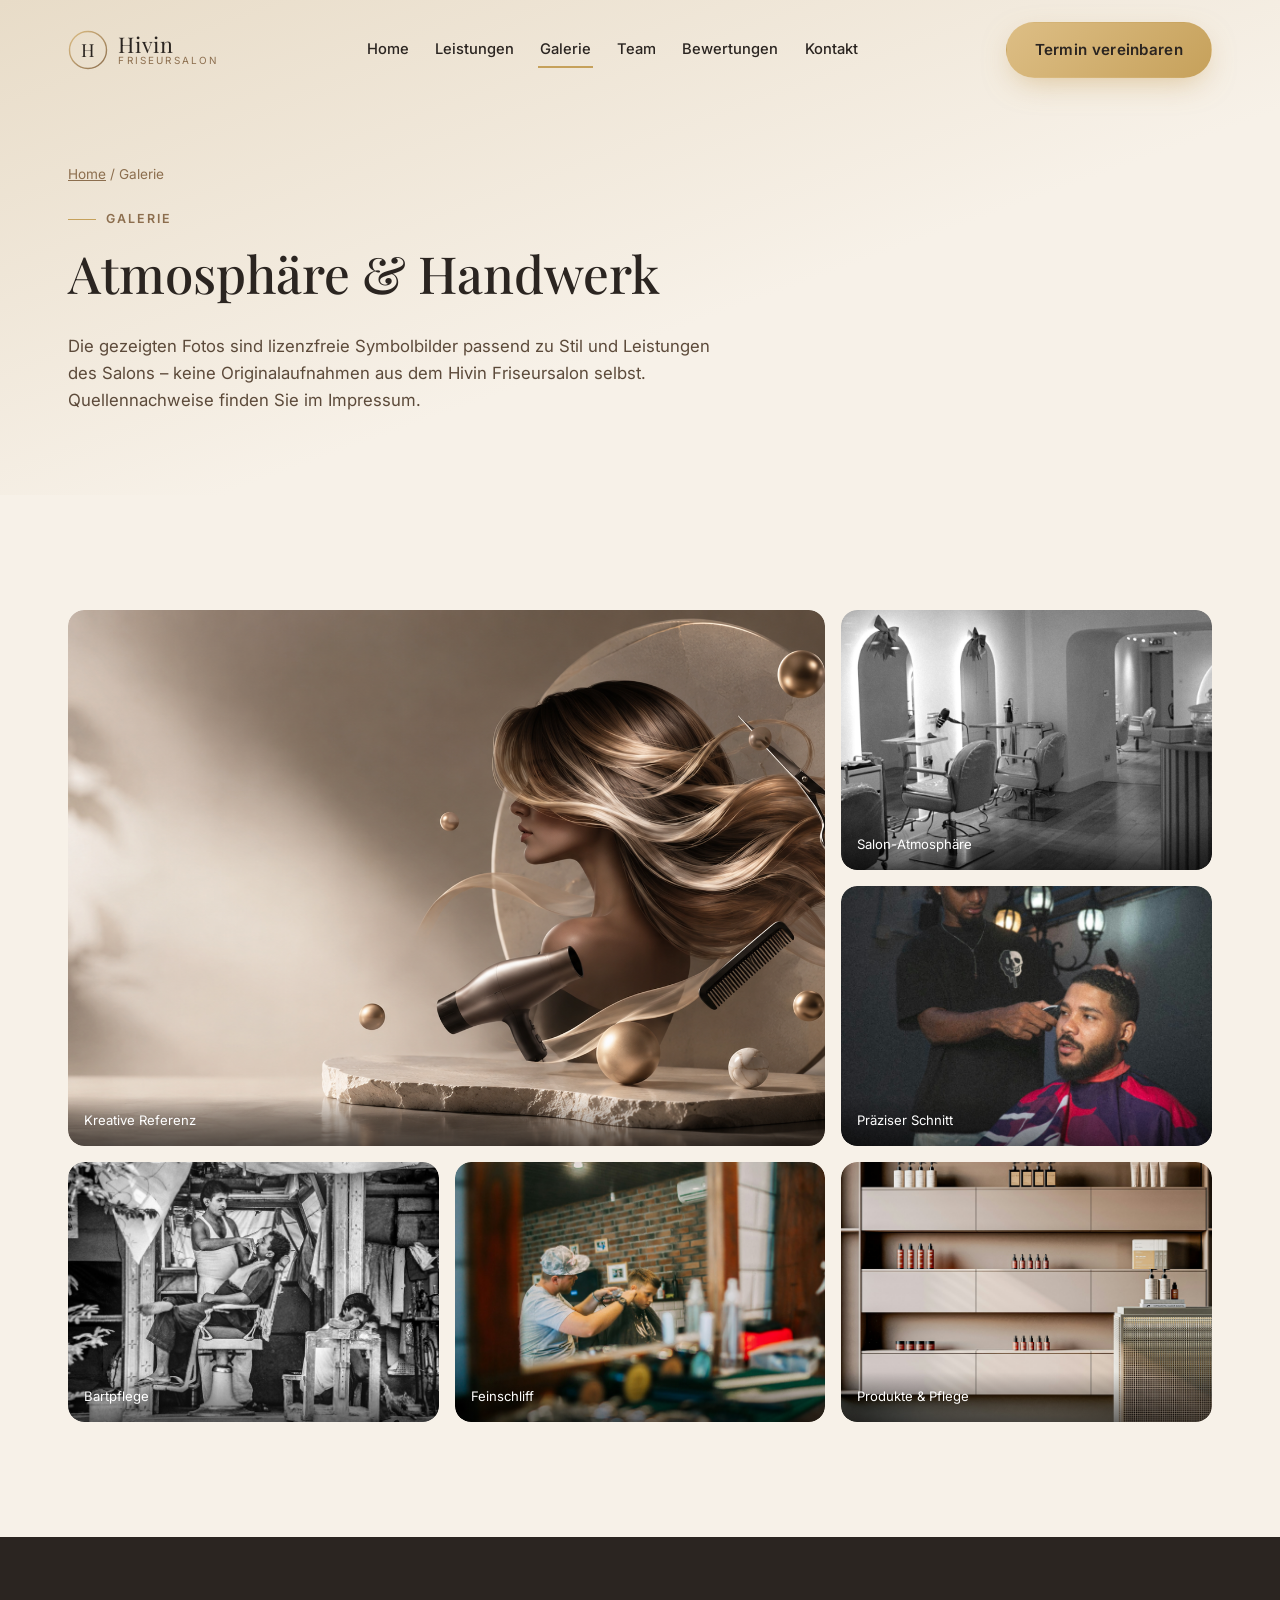
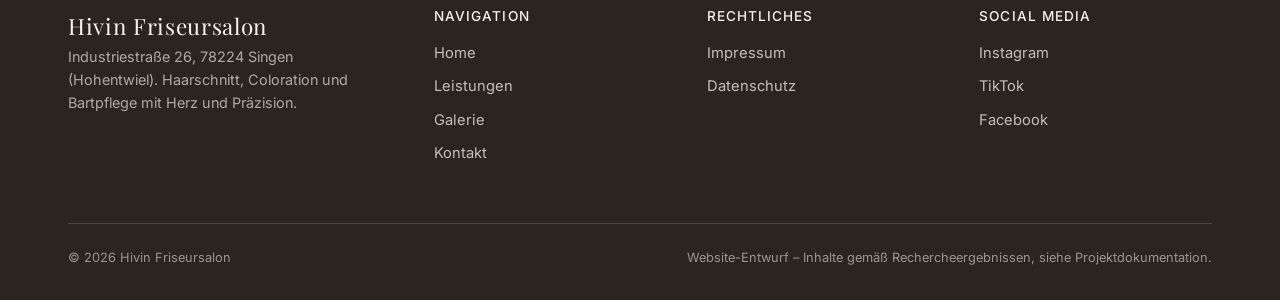
<file: galerie.html>
<!DOCTYPE html>
<html lang="de" class="no-js">
<head>
<meta charset="UTF-8">
<meta name="viewport" content="width=device-width, initial-scale=1">
<title>Galerie – Hivin Friseursalon Singen</title>
<meta name="description" content="Impressionen aus dem Hivin Friseursalon in Singen: Salon-Atmosphäre, Haarschnitt, Coloration und Bartpflege.">
<link rel="canonical" href="https://www.hivin-friseursalon.de/galerie.html">
<meta name="theme-color" content="#F7F1E8">
<link rel="icon" type="image/svg+xml" href="assets/images/favicon.svg">
<link rel="preconnect" href="https://fonts.googleapis.com">
<link rel="preconnect" href="https://fonts.gstatic.com" crossorigin>
<link rel="stylesheet" href="css/style.css">
</head>
<body>
<a class="skip-link" href="#main">Zum Inhalt springen</a>

<header class="site-header">
  <div class="container nav-bar">
    <a class="brand" href="index.html" aria-label="Hivin Friseursalon – Startseite">
      <svg class="brand-mark" viewBox="0 0 40 40" role="img" aria-hidden="true">
        <defs>
          <linearGradient id="brandGrad3" x1="0" y1="0" x2="1" y2="1">
            <stop offset="0" stop-color="#DDBE85"/>
            <stop offset="1" stop-color="#8C6E4E"/>
          </linearGradient>
        </defs>
        <circle cx="20" cy="20" r="18.5" fill="none" stroke="url(#brandGrad3)" stroke-width="1.4"/>
        <text x="20" y="27" text-anchor="middle" font-family="'Playfair Display', serif" font-size="18" fill="#2B2521">H</text>
      </svg>
      <span class="brand-text">
        <span class="brand-name">Hivin</span>
        <span class="brand-sub">Friseursalon</span>
      </span>
    </a>
    <nav class="nav-links" id="primary-navigation" aria-label="Hauptnavigation">
      <a href="index.html">Home</a>
      <a href="leistungen.html">Leistungen</a>
      <a href="galerie.html" aria-current="page">Galerie</a>
      <a href="index.html#team">Team</a>
      <a href="index.html#bewertungen">Bewertungen</a>
      <a href="index.html#kontakt">Kontakt</a>
      <a href="index.html#termin" class="btn btn-primary nav-drawer-cta">Termin vereinbaren</a>
    </nav>
    <div class="nav-actions">
      <a href="index.html#termin" class="btn btn-primary">Termin vereinbaren</a>
      <button class="nav-toggle" aria-label="Menü öffnen" aria-expanded="false" aria-controls="primary-navigation"><span></span></button>
    </div>
  </div>
</header>

<main id="main">
  <section class="page-hero">
    <div class="container">
      <p class="breadcrumb"><a href="index.html">Home</a> / Galerie</p>
      <p class="eyebrow">Galerie</p>
      <h1>Atmosphäre &amp; Handwerk</h1>
      <p class="section-lede" style="max-width:60ch;">Die gezeigten Fotos sind lizenzfreie Symbolbilder passend zu Stil und Leistungen des Salons – keine Originalaufnahmen aus dem Hivin Friseursalon selbst. Quellennachweise finden Sie im <a href="impressum.html">Impressum</a>.</p>
    </div>
  </section>

  <section class="section">
    <div class="container">
      <div class="gallery-grid gallery-grid--full reveal">
        <a href="assets/images/hero-salon.png" data-lightbox data-caption="Kreative Referenz-Illustration (KI-generiert)" class="g-featured">
          <figure>
            <img src="assets/images/hero-salon.png" alt="Stilisierte, KI-generierte Illustration von fließendem Haar mit Schere, Kamm und Föhn" loading="lazy" width="1600" height="1200">
            <figcaption class="gallery-cap">Kreative Referenz</figcaption>
          </figure>
        </a>
        <a href="assets/images/salon-interior.jpg" data-lightbox data-caption="Salon-Atmosphäre – Symbolbild">
          <figure>
            <img src="assets/images/salon-interior.jpg" alt="Helles, modernes Friseursalon-Interieur (Symbolbild)" loading="lazy" width="1600" height="1200">
            <figcaption class="gallery-cap">Salon-Atmosphäre</figcaption>
          </figure>
        </a>
        <a href="assets/images/haircut-clippers.jpg" data-lightbox data-caption="Präziser Herrenschnitt – Symbolbild">
          <figure>
            <img src="assets/images/haircut-clippers.jpg" alt="Friseur schneidet Haar mit einer Haarschneidemaschine (Symbolbild)" loading="lazy" width="1600" height="1200">
            <figcaption class="gallery-cap">Präziser Schnitt</figcaption>
          </figure>
        </a>
        <a href="assets/images/barbing-beard.jpg" data-lightbox data-caption="Bartpflege – Symbolbild">
          <figure>
            <img src="assets/images/barbing-beard.jpg" alt="Nahaufnahme einer professionellen Bartpflege (Symbolbild)" loading="lazy" width="1600" height="1200">
            <figcaption class="gallery-cap">Bartpflege</figcaption>
          </figure>
        </a>
        <a href="assets/images/haircut-mirror.jpg" data-lightbox data-caption="Styling vor dem Spiegel – Symbolbild">
          <figure>
            <img src="assets/images/haircut-mirror.jpg" alt="Haarschnitt vor dem Salonspiegel (Symbolbild)" loading="lazy" width="1600" height="1200">
            <figcaption class="gallery-cap">Feinschliff</figcaption>
          </figure>
        </a>
        <a href="assets/images/product-shelf.jpg" data-lightbox data-caption="Professionelle Pflegeprodukte – Symbolbild">
          <figure>
            <img src="assets/images/product-shelf.jpg" alt="Regal mit professionellen Haarpflegeprodukten (Symbolbild)" loading="lazy" width="1600" height="1200">
            <figcaption class="gallery-cap">Produkte &amp; Pflege</figcaption>
          </figure>
        </a>
      </div>
    </div>
  </section>
</main>

<footer class="site-footer">
  <div class="container">
    <div class="footer-grid">
      <div class="footer-brand">
        <span class="brand-name" style="font-family:'Playfair Display',serif;font-size:1.4rem;color:var(--color-cream);">Hivin Friseursalon</span>
        <p>Industriestraße 26, 78224 Singen (Hohentwiel). Haarschnitt, Coloration und Bartpflege mit Herz und Präzision.</p>
      </div>
      <div>
        <h4>Navigation</h4>
        <a href="index.html">Home</a>
        <a href="leistungen.html">Leistungen</a>
        <a href="galerie.html">Galerie</a>
        <a href="index.html#kontakt">Kontakt</a>
      </div>
      <div>
        <h4>Rechtliches</h4>
        <a href="impressum.html">Impressum</a>
        <a href="datenschutz.html">Datenschutz</a>
      </div>
      <div>
        <h4>Social Media</h4>
        <a href="https://www.instagram.com/hivin_friseursalon/" target="_blank" rel="noopener noreferrer">Instagram</a>
        <a href="https://www.tiktok.com/@hivin_friseursalon" target="_blank" rel="noopener noreferrer">TikTok</a>
        <a href="https://www.facebook.com/hivin_friseursalon" target="_blank" rel="noopener noreferrer">Facebook</a>
      </div>
    </div>
    <div class="footer-bottom">
      <span>© <span id="current-year">2026</span> Hivin Friseursalon</span>
      <span>Website-Entwurf – Inhalte gemäß Rechercheergebnissen, siehe Projektdokumentation.</span>
    </div>
  </div>
</footer>

<script src="js/config.js"></script>
<script src="js/main.js" defer></script>
</body>
</html>
</file>
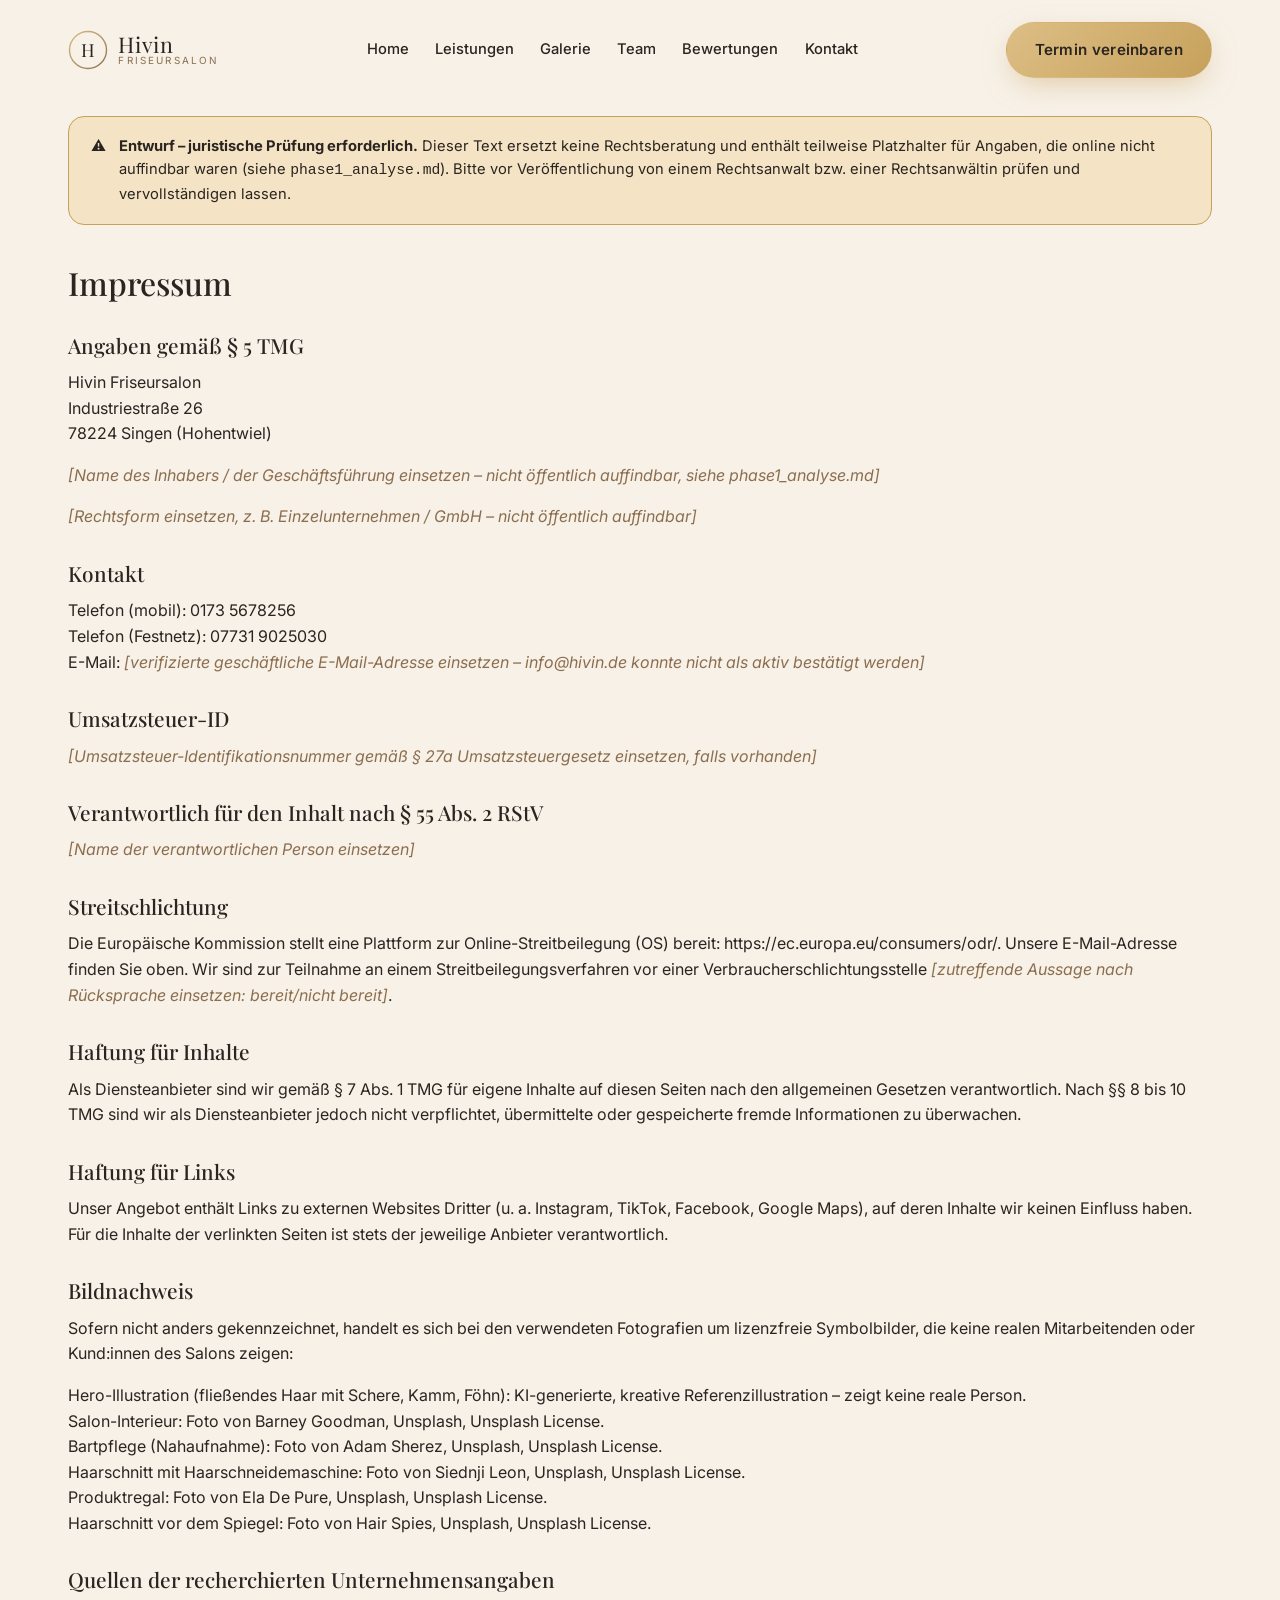
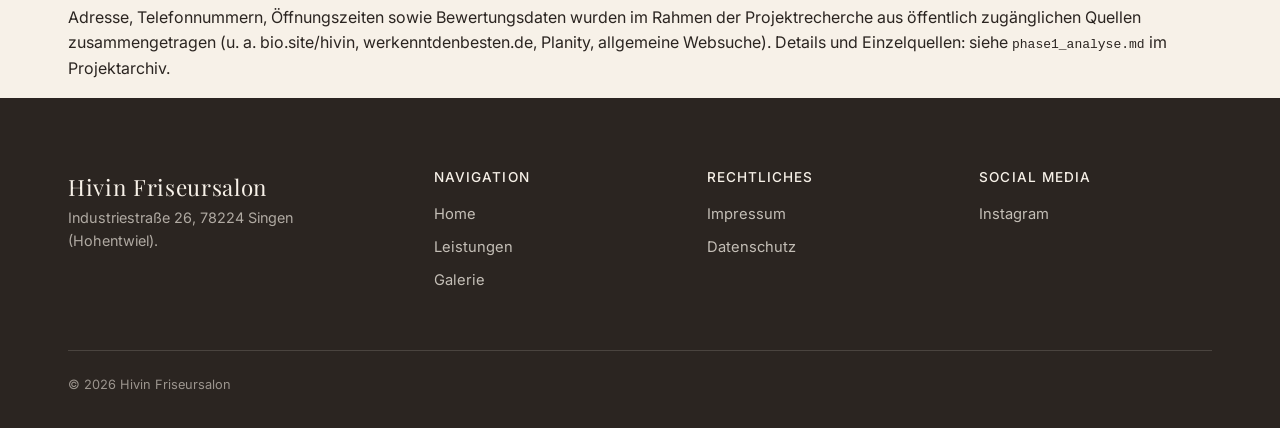
<file: impressum.html>
<!DOCTYPE html>
<html lang="de" class="no-js">
<head>
<meta charset="UTF-8">
<meta name="viewport" content="width=device-width, initial-scale=1">
<title>Impressum – Hivin Friseursalon</title>
<meta name="description" content="Impressum von Hivin Friseursalon, Singen (Hohentwiel).">
<meta name="robots" content="noindex, follow">
<link rel="canonical" href="https://www.hivin-friseursalon.de/impressum.html">
<meta name="theme-color" content="#F7F1E8">
<link rel="icon" type="image/svg+xml" href="assets/images/favicon.svg">
<link rel="preconnect" href="https://fonts.googleapis.com">
<link rel="preconnect" href="https://fonts.gstatic.com" crossorigin>
<link rel="stylesheet" href="css/style.css">
</head>
<body>
<a class="skip-link" href="#main">Zum Inhalt springen</a>

<header class="site-header">
  <div class="container nav-bar">
    <a class="brand" href="index.html" aria-label="Hivin Friseursalon – Startseite">
      <svg class="brand-mark" viewBox="0 0 40 40" role="img" aria-hidden="true">
        <defs>
          <linearGradient id="brandGrad4" x1="0" y1="0" x2="1" y2="1">
            <stop offset="0" stop-color="#DDBE85"/>
            <stop offset="1" stop-color="#8C6E4E"/>
          </linearGradient>
        </defs>
        <circle cx="20" cy="20" r="18.5" fill="none" stroke="url(#brandGrad4)" stroke-width="1.4"/>
        <text x="20" y="27" text-anchor="middle" font-family="'Playfair Display', serif" font-size="18" fill="#2B2521">H</text>
      </svg>
      <span class="brand-text">
        <span class="brand-name">Hivin</span>
        <span class="brand-sub">Friseursalon</span>
      </span>
    </a>
    <nav class="nav-links" id="primary-navigation" aria-label="Hauptnavigation">
      <a href="index.html">Home</a>
      <a href="leistungen.html">Leistungen</a>
      <a href="galerie.html">Galerie</a>
      <a href="index.html#team">Team</a>
      <a href="index.html#bewertungen">Bewertungen</a>
      <a href="index.html#kontakt">Kontakt</a>
      <a href="index.html#termin" class="btn btn-primary nav-drawer-cta">Termin vereinbaren</a>
    </nav>
    <div class="nav-actions">
      <a href="index.html#termin" class="btn btn-primary">Termin vereinbaren</a>
      <button class="nav-toggle" aria-label="Menü öffnen" aria-expanded="false" aria-controls="primary-navigation"><span></span></button>
    </div>
  </div>
</header>

<main id="main">
  <div class="container legal-content">
    <div class="legal-banner" role="note">
      <span aria-hidden="true">⚠️</span>
      <span><strong>Entwurf – juristische Prüfung erforderlich.</strong> Dieser Text ersetzt keine Rechtsberatung und enthält teilweise Platzhalter für Angaben, die online nicht auffindbar waren (siehe <code>phase1_analyse.md</code>). Bitte vor Veröffentlichung von einem Rechtsanwalt bzw. einer Rechtsanwältin prüfen und vervollständigen lassen.</span>
    </div>

    <h1>Impressum</h1>

    <h2>Angaben gemäß § 5 TMG</h2>
    <p>
      Hivin Friseursalon<br>
      Industriestraße 26<br>
      78224 Singen (Hohentwiel)
    </p>
    <p class="placeholder">[Name des Inhabers / der Geschäftsführung einsetzen – nicht öffentlich auffindbar, siehe phase1_analyse.md]</p>
    <p class="placeholder">[Rechtsform einsetzen, z. B. Einzelunternehmen / GmbH – nicht öffentlich auffindbar]</p>

    <h2>Kontakt</h2>
    <p>
      Telefon (mobil): 0173 5678256<br>
      Telefon (Festnetz): 07731 9025030<br>
      E-Mail: <span class="placeholder">[verifizierte geschäftliche E-Mail-Adresse einsetzen – info@hivin.de konnte nicht als aktiv bestätigt werden]</span>
    </p>

    <h2>Umsatzsteuer-ID</h2>
    <p class="placeholder">[Umsatzsteuer-Identifikationsnummer gemäß § 27a Umsatzsteuergesetz einsetzen, falls vorhanden]</p>

    <h2>Verantwortlich für den Inhalt nach § 55 Abs. 2 RStV</h2>
    <p class="placeholder">[Name der verantwortlichen Person einsetzen]</p>

    <h2>Streitschlichtung</h2>
    <p>Die Europäische Kommission stellt eine Plattform zur Online-Streitbeilegung (OS) bereit: <a href="https://ec.europa.eu/consumers/odr/" target="_blank" rel="noopener noreferrer">https://ec.europa.eu/consumers/odr/</a>. Unsere E-Mail-Adresse finden Sie oben. Wir sind zur Teilnahme an einem Streitbeilegungsverfahren vor einer Verbraucherschlichtungsstelle <span class="placeholder">[zutreffende Aussage nach Rücksprache einsetzen: bereit/nicht bereit]</span>.</p>

    <h2>Haftung für Inhalte</h2>
    <p>Als Diensteanbieter sind wir gemäß § 7 Abs. 1 TMG für eigene Inhalte auf diesen Seiten nach den allgemeinen Gesetzen verantwortlich. Nach §§ 8 bis 10 TMG sind wir als Diensteanbieter jedoch nicht verpflichtet, übermittelte oder gespeicherte fremde Informationen zu überwachen.</p>

    <h2>Haftung für Links</h2>
    <p>Unser Angebot enthält Links zu externen Websites Dritter (u. a. Instagram, TikTok, Facebook, Google Maps), auf deren Inhalte wir keinen Einfluss haben. Für die Inhalte der verlinkten Seiten ist stets der jeweilige Anbieter verantwortlich.</p>

    <h2>Bildnachweis</h2>
    <p>Sofern nicht anders gekennzeichnet, handelt es sich bei den verwendeten Fotografien um lizenzfreie Symbolbilder, die keine realen Mitarbeitenden oder Kund:innen des Salons zeigen:</p>
    <ul>
      <li>Hero-Illustration (fließendes Haar mit Schere, Kamm, Föhn): KI-generierte, kreative Referenzillustration – zeigt keine reale Person.</li>
      <li>Salon-Interieur: Foto von Barney Goodman, <a href="https://unsplash.com" target="_blank" rel="noopener noreferrer">Unsplash</a>, Unsplash License.</li>
      <li>Bartpflege (Nahaufnahme): Foto von Adam Sherez, Unsplash, Unsplash License.</li>
      <li>Haarschnitt mit Haarschneidemaschine: Foto von Siednji Leon, Unsplash, Unsplash License.</li>
      <li>Produktregal: Foto von Ela De Pure, Unsplash, Unsplash License.</li>
      <li>Haarschnitt vor dem Spiegel: Foto von Hair Spies, Unsplash, Unsplash License.</li>
    </ul>

    <h2>Quellen der recherchierten Unternehmensangaben</h2>
    <p>Adresse, Telefonnummern, Öffnungszeiten sowie Bewertungsdaten wurden im Rahmen der Projektrecherche aus öffentlich zugänglichen Quellen zusammengetragen (u. a. bio.site/hivin, werkenntdenbesten.de, Planity, allgemeine Websuche). Details und Einzelquellen: siehe <code>phase1_analyse.md</code> im Projektarchiv.</p>
  </div>
</main>

<footer class="site-footer">
  <div class="container">
    <div class="footer-grid">
      <div class="footer-brand">
        <span class="brand-name" style="font-family:'Playfair Display',serif;font-size:1.4rem;color:var(--color-cream);">Hivin Friseursalon</span>
        <p>Industriestraße 26, 78224 Singen (Hohentwiel).</p>
      </div>
      <div>
        <h4>Navigation</h4>
        <a href="index.html">Home</a>
        <a href="leistungen.html">Leistungen</a>
        <a href="galerie.html">Galerie</a>
      </div>
      <div>
        <h4>Rechtliches</h4>
        <a href="impressum.html">Impressum</a>
        <a href="datenschutz.html">Datenschutz</a>
      </div>
      <div>
        <h4>Social Media</h4>
        <a href="https://www.instagram.com/hivin_friseursalon/" target="_blank" rel="noopener noreferrer">Instagram</a>
      </div>
    </div>
    <div class="footer-bottom">
      <span>© <span id="current-year">2026</span> Hivin Friseursalon</span>
    </div>
  </div>
</footer>

<script src="js/config.js"></script>
<script src="js/main.js" defer></script>
</body>
</html>
</file>
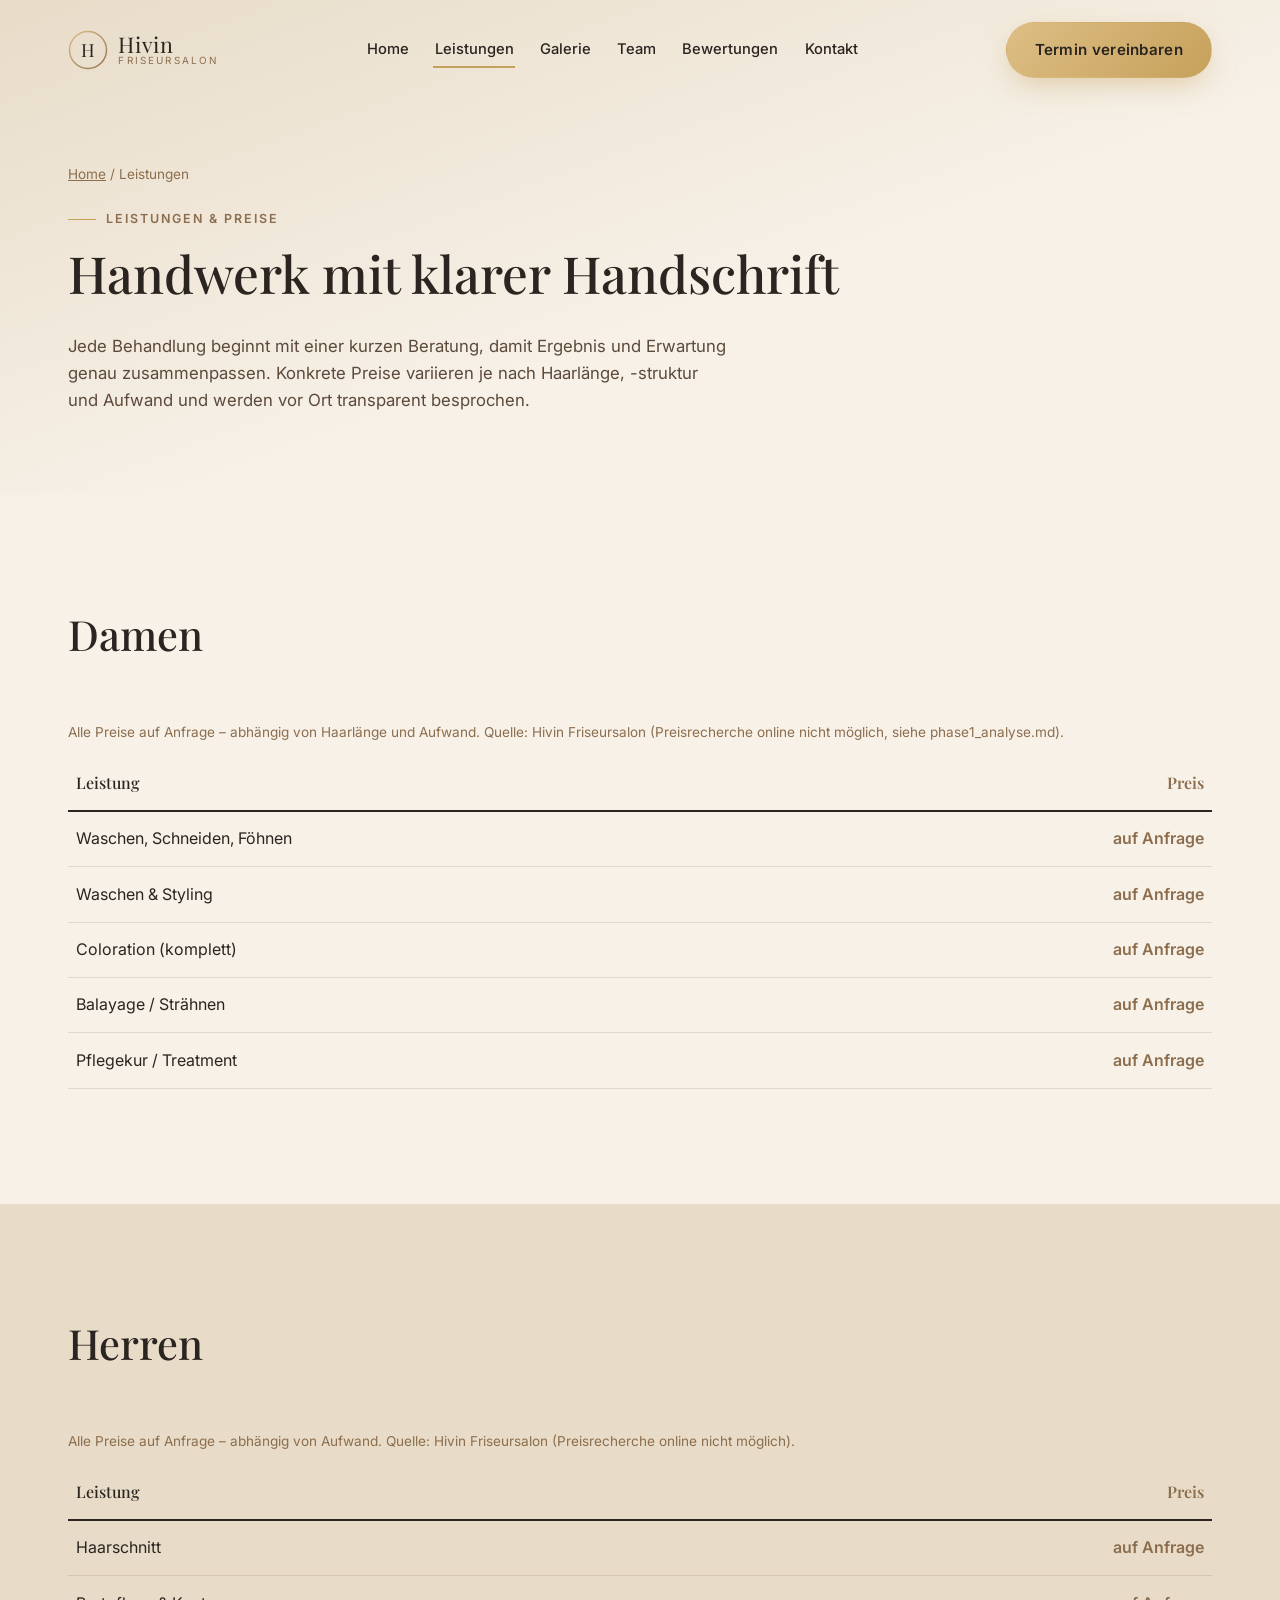
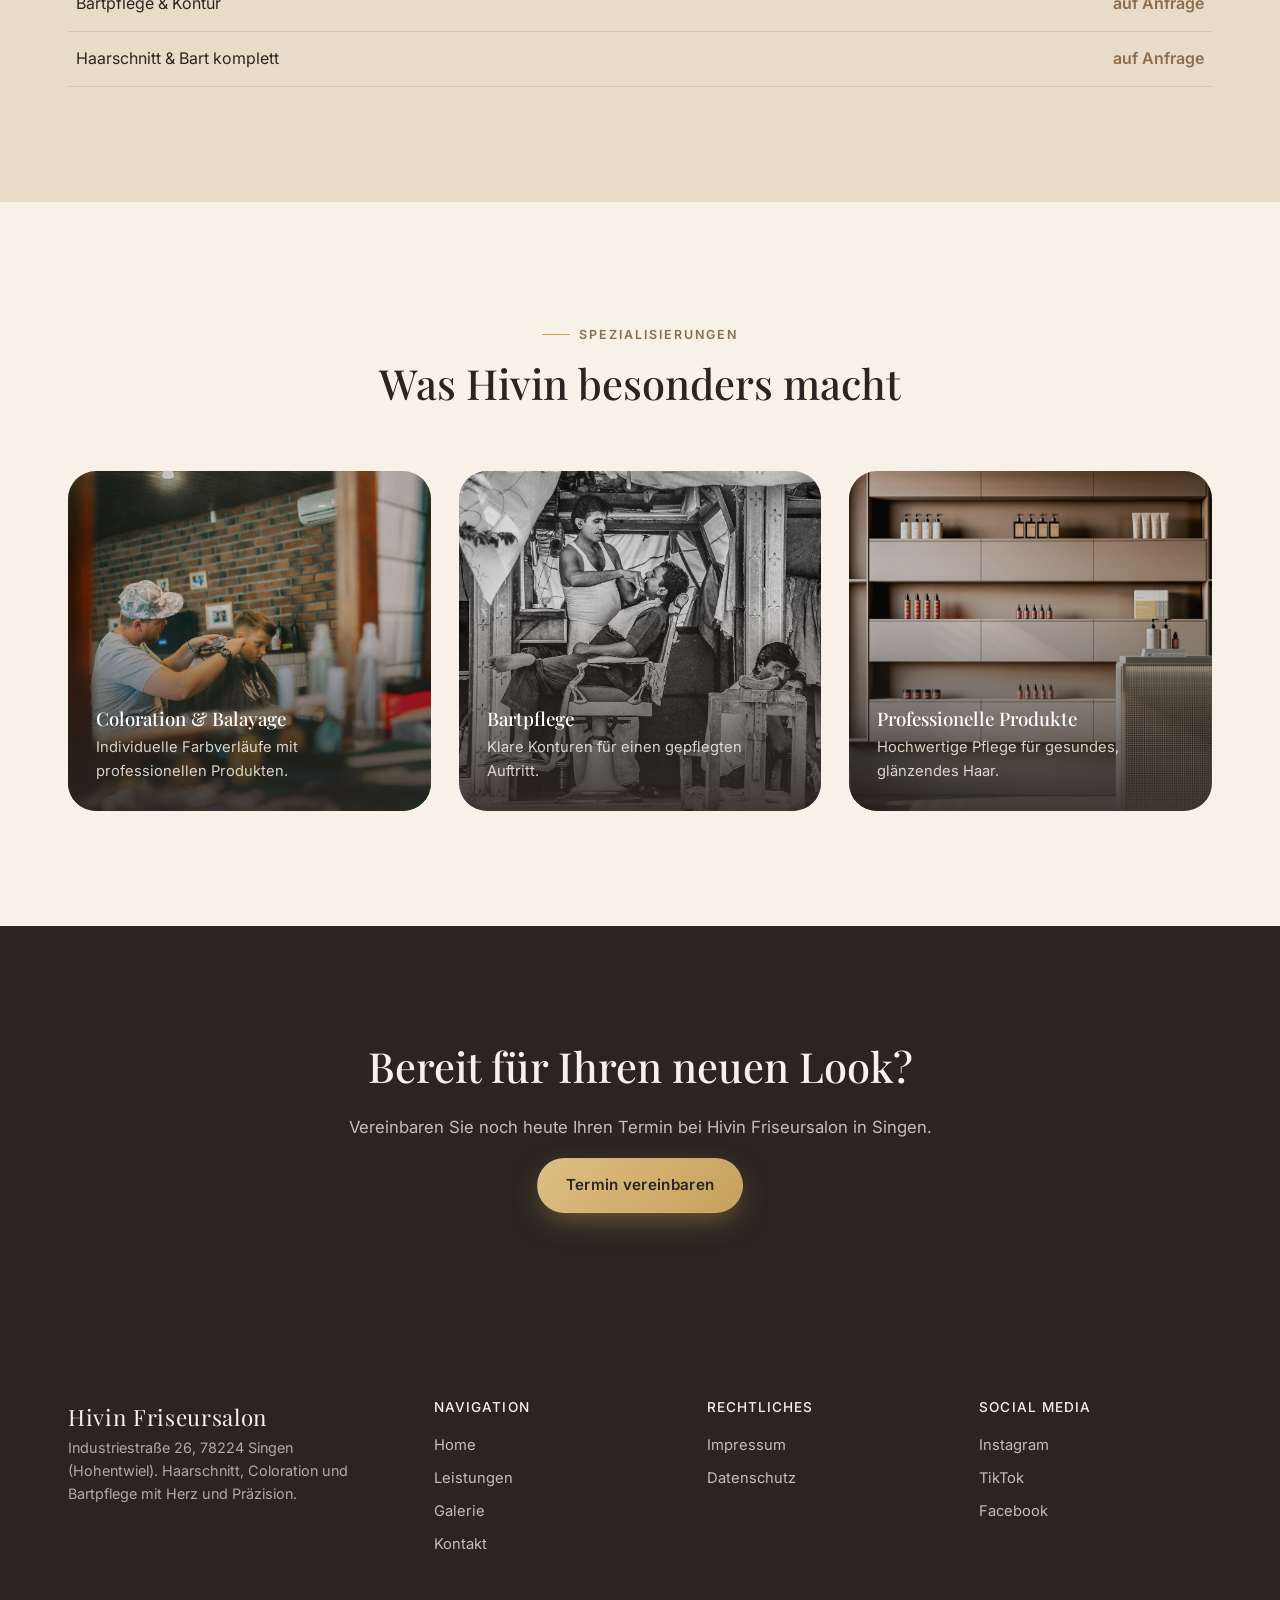
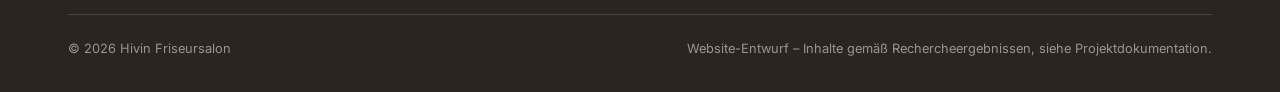
<file: leistungen.html>
<!DOCTYPE html>
<html lang="de" class="no-js">
<head>
<meta charset="UTF-8">
<meta name="viewport" content="width=device-width, initial-scale=1">
<title>Leistungen &amp; Preise – Hivin Friseursalon Singen</title>
<meta name="description" content="Alle Leistungen von Hivin Friseursalon in Singen: Damen- und Herrenhaarschnitt, Coloration, Balayage und Bartpflege. Jetzt Termin anfragen.">
<link rel="canonical" href="https://www.hivin-friseursalon.de/leistungen.html">
<meta name="theme-color" content="#F7F1E8">
<link rel="icon" type="image/svg+xml" href="assets/images/favicon.svg">
<link rel="preconnect" href="https://fonts.googleapis.com">
<link rel="preconnect" href="https://fonts.gstatic.com" crossorigin>
<link rel="stylesheet" href="css/style.css">
</head>
<body>
<a class="skip-link" href="#main">Zum Inhalt springen</a>

<header class="site-header">
  <div class="container nav-bar">
    <a class="brand" href="index.html" aria-label="Hivin Friseursalon – Startseite">
      <svg class="brand-mark" viewBox="0 0 40 40" role="img" aria-hidden="true">
        <defs>
          <linearGradient id="brandGrad2" x1="0" y1="0" x2="1" y2="1">
            <stop offset="0" stop-color="#DDBE85"/>
            <stop offset="1" stop-color="#8C6E4E"/>
          </linearGradient>
        </defs>
        <circle cx="20" cy="20" r="18.5" fill="none" stroke="url(#brandGrad2)" stroke-width="1.4"/>
        <text x="20" y="27" text-anchor="middle" font-family="'Playfair Display', serif" font-size="18" fill="#2B2521">H</text>
      </svg>
      <span class="brand-text">
        <span class="brand-name">Hivin</span>
        <span class="brand-sub">Friseursalon</span>
      </span>
    </a>
    <nav class="nav-links" id="primary-navigation" aria-label="Hauptnavigation">
      <a href="index.html">Home</a>
      <a href="leistungen.html" aria-current="page">Leistungen</a>
      <a href="galerie.html">Galerie</a>
      <a href="index.html#team">Team</a>
      <a href="index.html#bewertungen">Bewertungen</a>
      <a href="index.html#kontakt">Kontakt</a>
      <a href="index.html#termin" class="btn btn-primary nav-drawer-cta">Termin vereinbaren</a>
    </nav>
    <div class="nav-actions">
      <a href="index.html#termin" class="btn btn-primary">Termin vereinbaren</a>
      <button class="nav-toggle" aria-label="Menü öffnen" aria-expanded="false" aria-controls="primary-navigation"><span></span></button>
    </div>
  </div>
</header>

<main id="main">
  <section class="page-hero">
    <div class="container">
      <p class="breadcrumb"><a href="index.html">Home</a> / Leistungen</p>
      <p class="eyebrow">Leistungen &amp; Preise</p>
      <h1>Handwerk mit klarer Handschrift</h1>
      <p class="section-lede" style="max-width:60ch;">Jede Behandlung beginnt mit einer kurzen Beratung, damit Ergebnis und Erwartung genau zusammenpassen. Konkrete Preise variieren je nach Haarlänge, -struktur und Aufwand und werden vor Ort transparent besprochen.</p>
    </div>
  </section>

  <section class="section">
    <div class="container">
      <div class="section-head reveal">
        <h2 class="section-title">Damen</h2>
      </div>
      <table class="price-table reveal">
        <caption>Alle Preise auf Anfrage – abhängig von Haarlänge und Aufwand. Quelle: Hivin Friseursalon (Preisrecherche online nicht möglich, siehe phase1_analyse.md).</caption>
        <thead><tr><th>Leistung</th><th>Preis</th></tr></thead>
        <tbody>
          <tr><td>Waschen, Schneiden, Föhnen</td><td>auf Anfrage</td></tr>
          <tr><td>Waschen &amp; Styling</td><td>auf Anfrage</td></tr>
          <tr><td>Coloration (komplett)</td><td>auf Anfrage</td></tr>
          <tr><td>Balayage / Strähnen</td><td>auf Anfrage</td></tr>
          <tr><td>Pflegekur / Treatment</td><td>auf Anfrage</td></tr>
        </tbody>
      </table>
    </div>
  </section>

  <section class="section section-sand">
    <div class="container">
      <div class="section-head reveal">
        <h2 class="section-title">Herren</h2>
      </div>
      <table class="price-table reveal">
        <caption>Alle Preise auf Anfrage – abhängig von Aufwand. Quelle: Hivin Friseursalon (Preisrecherche online nicht möglich).</caption>
        <thead><tr><th>Leistung</th><th>Preis</th></tr></thead>
        <tbody>
          <tr><td>Haarschnitt</td><td>auf Anfrage</td></tr>
          <tr><td>Bartpflege &amp; Kontur</td><td>auf Anfrage</td></tr>
          <tr><td>Haarschnitt &amp; Bart komplett</td><td>auf Anfrage</td></tr>
        </tbody>
      </table>
    </div>
  </section>

  <section class="section">
    <div class="container">
      <div class="section-head center reveal">
        <p class="eyebrow">Spezialisierungen</p>
        <h2 class="section-title">Was Hivin besonders macht</h2>
      </div>
      <div class="spec-grid">
        <div class="spec-card reveal">
          <img src="assets/images/haircut-mirror.jpg" alt="" loading="lazy">
          <div class="spec-card-body">
            <h3>Coloration &amp; Balayage</h3>
            <p>Individuelle Farbverläufe mit professionellen Produkten.</p>
          </div>
        </div>
        <div class="spec-card reveal">
          <img src="assets/images/barbing-beard.jpg" alt="" loading="lazy">
          <div class="spec-card-body">
            <h3>Bartpflege</h3>
            <p>Klare Konturen für einen gepflegten Auftritt.</p>
          </div>
        </div>
        <div class="spec-card reveal">
          <img src="assets/images/product-shelf.jpg" alt="" loading="lazy">
          <div class="spec-card-body">
            <h3>Professionelle Produkte</h3>
            <p>Hochwertige Pflege für gesundes, glänzendes Haar.</p>
          </div>
        </div>
      </div>
    </div>
  </section>

  <section class="section section-dark">
    <div class="container" style="text-align:center;">
      <h2 class="section-title reveal">Bereit für Ihren neuen Look?</h2>
      <p class="section-lede reveal" style="margin-inline:auto;">Vereinbaren Sie noch heute Ihren Termin bei Hivin Friseursalon in Singen.</p>
      <a href="index.html#termin" class="btn btn-primary reveal">Termin vereinbaren</a>
    </div>
  </section>
</main>

<footer class="site-footer">
  <div class="container">
    <div class="footer-grid">
      <div class="footer-brand">
        <span class="brand-name" style="font-family:'Playfair Display',serif;font-size:1.4rem;color:var(--color-cream);">Hivin Friseursalon</span>
        <p>Industriestraße 26, 78224 Singen (Hohentwiel). Haarschnitt, Coloration und Bartpflege mit Herz und Präzision.</p>
      </div>
      <div>
        <h4>Navigation</h4>
        <a href="index.html">Home</a>
        <a href="leistungen.html">Leistungen</a>
        <a href="galerie.html">Galerie</a>
        <a href="index.html#kontakt">Kontakt</a>
      </div>
      <div>
        <h4>Rechtliches</h4>
        <a href="impressum.html">Impressum</a>
        <a href="datenschutz.html">Datenschutz</a>
      </div>
      <div>
        <h4>Social Media</h4>
        <a href="https://www.instagram.com/hivin_friseursalon/" target="_blank" rel="noopener noreferrer">Instagram</a>
        <a href="https://www.tiktok.com/@hivin_friseursalon" target="_blank" rel="noopener noreferrer">TikTok</a>
        <a href="https://www.facebook.com/hivin_friseursalon" target="_blank" rel="noopener noreferrer">Facebook</a>
      </div>
    </div>
    <div class="footer-bottom">
      <span>© <span id="current-year">2026</span> Hivin Friseursalon</span>
      <span>Website-Entwurf – Inhalte gemäß Rechercheergebnissen, siehe Projektdokumentation.</span>
    </div>
  </div>
</footer>

<script src="js/config.js"></script>
<script src="js/main.js" defer></script>
</body>
</html>
</file>
<file: css/style.css>
/* ==========================================================================
   Hivin Friseursalon – Design System
   ========================================================================== */

@import url('https://fonts.googleapis.com/css2?family=Playfair+Display:ital,wght@0,400;0,500;0,600;1,400&family=Inter:wght@300;400;500;600;700&display=swap');

:root {
  /* Farbwelt – siehe phase2_markenanalyse.md */
  --color-cream: #F7F1E8;
  --color-sand: #E8DCC8;
  --color-taupe: #A69686;
  --color-brown: #5C4A3A;
  --color-bronze: #8C6E4E;
  --color-gold: #C6A15B;
  --color-gold-light: #DDBE85;
  --color-ink: #2B2521;
  --color-white: #FFFFFF;

  --font-display: 'Playfair Display', Georgia, serif;
  --font-body: 'Inter', -apple-system, BlinkMacSystemFont, 'Segoe UI', sans-serif;

  --max-width: 1240px;
  --gutter: clamp(1.25rem, 4vw, 3rem);

  --radius-sm: 8px;
  --radius-md: 16px;
  --radius-lg: 28px;

  --shadow-soft: 0 20px 60px -20px rgba(43, 37, 33, 0.25);
  --shadow-card: 0 12px 30px -12px rgba(92, 74, 58, 0.22);

  --ease-soft: cubic-bezier(0.22, 1, 0.36, 1);
  --header-h: 84px;
}

* { box-sizing: border-box; }
html {
  scroll-behavior: smooth;
  scroll-padding-top: var(--header-h);
}
@media (prefers-reduced-motion: reduce) {
  html { scroll-behavior: auto; }
  *, *::before, *::after {
    animation-duration: 0.001ms !important;
    animation-iteration-count: 1 !important;
    transition-duration: 0.001ms !important;
    scroll-behavior: auto !important;
  }
}

body {
  margin: 0;
  font-family: var(--font-body);
  color: var(--color-ink);
  background: var(--color-cream);
  line-height: 1.6;
  -webkit-font-smoothing: antialiased;
}

img { max-width: 100%; display: block; }
a { color: inherit; text-decoration: none; }
ul { margin: 0; padding: 0; list-style: none; }
button { font-family: inherit; cursor: pointer; }
h1, h2, h3, h4 {
  font-family: var(--font-display);
  font-weight: 500;
  line-height: 1.15;
  margin: 0 0 0.6em;
  color: var(--color-ink);
}
p { margin: 0 0 1em; }

.container {
  max-width: var(--max-width);
  margin-inline: auto;
  padding-inline: var(--gutter);
}

.visually-hidden {
  position: absolute;
  width: 1px; height: 1px;
  overflow: hidden;
  clip: rect(0 0 0 0);
  white-space: nowrap;
}

.skip-link {
  position: absolute;
  left: 1rem; top: -60px;
  background: var(--color-ink);
  color: var(--color-cream);
  padding: 0.75rem 1.25rem;
  border-radius: var(--radius-sm);
  z-index: 1000;
  transition: top 0.25s var(--ease-soft);
}
.skip-link:focus { top: 1rem; }

:focus-visible {
  outline: 2px solid var(--color-gold);
  outline-offset: 3px;
}

/* Buttons ------------------------------------------------------------- */
.btn {
  display: inline-flex;
  align-items: center;
  justify-content: center;
  gap: 0.5rem;
  padding: 0.9rem 1.75rem;
  border-radius: 999px;
  font-size: 0.95rem;
  font-weight: 600;
  letter-spacing: 0.02em;
  border: 1px solid transparent;
  transition: transform 0.35s var(--ease-soft), box-shadow 0.35s var(--ease-soft), background 0.3s ease, color 0.3s ease;
  white-space: nowrap;
}
.btn-primary {
  background: linear-gradient(135deg, var(--color-gold-light), var(--color-gold));
  color: var(--color-ink);
  box-shadow: 0 10px 30px -8px rgba(198, 161, 91, 0.55);
}
.btn-primary:hover, .btn-primary:focus-visible {
  transform: translateY(-2px);
  box-shadow: 0 16px 36px -8px rgba(198, 161, 91, 0.7);
}
.btn-ghost {
  background: transparent;
  border-color: rgba(43, 37, 33, 0.25);
  color: var(--color-ink);
}
.btn-ghost:hover, .btn-ghost:focus-visible {
  border-color: var(--color-ink);
  background: rgba(43, 37, 33, 0.05);
}
.btn-on-dark {
  border-color: rgba(247, 241, 232, 0.4);
  color: var(--color-cream);
}
.btn-on-dark:hover, .btn-on-dark:focus-visible {
  background: rgba(247, 241, 232, 0.12);
  border-color: var(--color-cream);
}
.btn-block { width: 100%; }

.eyebrow {
  display: inline-flex;
  align-items: center;
  gap: 0.6rem;
  font-size: 0.78rem;
  font-weight: 600;
  letter-spacing: 0.16em;
  text-transform: uppercase;
  color: var(--color-bronze);
  margin-bottom: 0.9rem;
}
.eyebrow::before {
  content: "";
  width: 28px; height: 1px;
  background: var(--color-gold);
}

/* ==========================================================================
   Header / Navigation
   ========================================================================== */
.site-header {
  position: fixed;
  inset: 0 0 auto 0;
  z-index: 500;
  padding: 0.5rem 0;
  transition: background 0.4s var(--ease-soft), box-shadow 0.4s var(--ease-soft), padding 0.3s var(--ease-soft);
}
.site-header::before {
  content: "";
  position: absolute; inset: 0;
  background: rgba(247, 241, 232, 0.72);
  backdrop-filter: blur(14px) saturate(140%);
  -webkit-backdrop-filter: blur(14px) saturate(140%);
  border-bottom: 1px solid rgba(140, 110, 78, 0.14);
  opacity: 0;
  transition: opacity 0.4s var(--ease-soft);
}
.site-header.is-scrolled::before { opacity: 1; }
.site-header.is-scrolled { padding: 0.15rem 0; }

.nav-bar {
  position: relative;
  display: flex;
  align-items: center;
  justify-content: space-between;
  gap: 1.5rem;
  min-height: var(--header-h);
}

.brand {
  display: flex;
  align-items: center;
  gap: 0.65rem;
  flex-shrink: 0;
  margin-right: auto;
}
.brand-mark { width: 40px; height: 40px; flex-shrink: 0; }
.brand-text { display: flex; flex-direction: column; line-height: 1; }
.brand-name {
  font-family: var(--font-display);
  font-size: 1.35rem;
  letter-spacing: 0.03em;
  color: var(--color-ink);
  white-space: nowrap;
}
.brand-sub {
  font-size: 0.62rem;
  letter-spacing: 0.22em;
  text-transform: uppercase;
  color: var(--color-bronze);
  white-space: nowrap;
}

.nav-links {
  display: flex;
  align-items: center;
  gap: clamp(1.1rem, 1.8vw, 2.1rem);
}
.nav-links a {
  font-size: 0.92rem;
  font-weight: 500;
  color: var(--color-ink);
  white-space: nowrap;
  position: relative;
  padding: 0.4rem 0.1rem;
}
.nav-links a::after {
  content: "";
  position: absolute; left: 0; bottom: 0;
  width: 0; height: 2px;
  background: var(--color-gold);
  transition: width 0.3s var(--ease-soft);
}
.nav-links a:hover::after,
.nav-links a:focus-visible::after,
.nav-links a[aria-current="page"]::after { width: 100%; }

.nav-actions {
  display: flex;
  align-items: center;
  gap: 0.9rem;
  flex-shrink: 0;
  margin-left: auto;
}

.nav-toggle {
  display: none;
  width: 44px; height: 44px;
  border-radius: 50%;
  border: 1px solid rgba(43,37,33,0.2);
  background: transparent;
  position: relative;
}
.nav-toggle span, .nav-toggle::before, .nav-toggle::after {
  content: "";
  position: absolute; left: 12px; right: 12px;
  height: 2px; background: var(--color-ink);
  transition: transform 0.3s var(--ease-soft), opacity 0.3s var(--ease-soft), top 0.3s var(--ease-soft);
}
.nav-toggle::before { top: 16px; }
.nav-toggle span { top: 21px; }
.nav-toggle::after { top: 26px; }
.nav-toggle[aria-expanded="true"]::before { top: 21px; transform: rotate(45deg); }
.nav-toggle[aria-expanded="true"] span { opacity: 0; }
.nav-toggle[aria-expanded="true"]::after { top: 21px; transform: rotate(-45deg); }

.nav-drawer-cta { display: none; }

@media (max-width: 900px) {
  .nav-toggle { display: block; }
  .nav-links {
    position: fixed;
    inset: var(--header-h) 0 0 auto;
    width: min(320px, 84vw);
    height: calc(100vh - var(--header-h));
    background: var(--color-cream);
    flex-direction: column;
    align-items: flex-start;
    padding: 2rem var(--gutter);
    gap: 1.6rem;
    box-shadow: -20px 0 60px -20px rgba(43,37,33,0.25);
    transform: translateX(100%);
    transition: transform 0.4s var(--ease-soft);
  }
  .nav-links.is-open { transform: translateX(0); }
  .nav-links a { font-size: 1.15rem; }
  .nav-drawer-cta { display: flex; margin-top: 0.5rem; }
}

@media (max-width: 560px) {
  .nav-actions .btn-primary { display: none; }
}

@media (max-width: 360px) {
  .brand-sub { display: none; }
}

/* ==========================================================================
   Hero
   ========================================================================== */
.hero {
  position: relative;
  min-height: 100vh;
  display: flex;
  align-items: center;
  overflow: hidden;
  background: radial-gradient(120% 100% at 15% 10%, #FBF7F0 0%, var(--color-cream) 45%, var(--color-sand) 100%);
  padding-top: var(--header-h);
}

.hero-scene {
  position: absolute;
  inset: 0;
  z-index: 1;
}

.hero-blob {
  position: absolute;
  border-radius: 50%;
  filter: blur(60px);
  opacity: 0.55;
  will-change: transform;
}
.hero-blob--1 { width: 42vw; height: 42vw; top: -12%; right: -8%; background: radial-gradient(circle, rgba(198,161,91,0.55), transparent 70%); }
.hero-blob--2 { width: 30vw; height: 30vw; bottom: -10%; right: 18%; background: radial-gradient(circle, rgba(140,110,78,0.4), transparent 70%); }
.hero-blob--3 { width: 22vw; height: 22vw; top: 30%; left: -8%; background: radial-gradient(circle, rgba(166,150,134,0.4), transparent 70%); }

.hero-photo-wrap {
  position: absolute;
  right: 0;
  top: 0;
  bottom: 0;
  width: 62%;
  will-change: transform;
}
@media (max-width: 1100px) { .hero-photo-wrap { width: 78%; } }
@media (max-width: 760px) { .hero-photo-wrap { width: 100%; opacity: 0.35; } }

.hero-photo {
  position: absolute;
  inset: 0;
  background-image: url('../assets/images/hero-salon.png');
  background-size: cover;
  background-position: center right;
  -webkit-mask-image: linear-gradient(to left, black 55%, transparent 96%);
  mask-image: linear-gradient(to left, black 55%, transparent 96%);
  transform: scale(1.06);
  animation: heroKenBurns 22s ease-in-out infinite alternate;
}
@keyframes heroKenBurns {
  from { transform: scale(1.06) translate3d(0,0,0); }
  to { transform: scale(1.13) translate3d(-1.2%, -1%, 0); }
}

.hero-particle {
  position: absolute;
  border-radius: 50%;
  will-change: transform;
}
.hero-particle--gold { background: radial-gradient(circle at 30% 30%, #F0D9A6, var(--color-gold) 70%); box-shadow: 0 8px 20px -6px rgba(198,161,91,0.6); }
.hero-particle--marble { background: radial-gradient(circle at 30% 30%, #ffffff, #d9d2c8 75%); box-shadow: 0 8px 20px -6px rgba(92,74,58,0.35); }

.hero-content {
  position: relative;
  z-index: 3;
  max-width: 620px;
  padding-block: clamp(2rem, 6vw, 4rem);
}
.hero-content .eyebrow { color: var(--color-bronze); }
.hero-title {
  font-size: clamp(2.4rem, 5.4vw, 4rem);
  margin-bottom: 0.5em;
}
.hero-title em {
  font-style: italic;
  color: var(--color-bronze);
}
.hero-text {
  font-size: 1.1rem;
  color: #4A3E32;
  max-width: 46ch;
  margin-bottom: 2rem;
}
.hero-ctas {
  display: flex;
  flex-wrap: wrap;
  gap: 1rem;
  margin-bottom: 2.2rem;
}
.hero-trust {
  display: flex;
  flex-wrap: wrap;
  gap: 1.75rem;
  align-items: center;
}
.hero-trust-item {
  display: flex;
  align-items: center;
  gap: 0.55rem;
  font-size: 0.9rem;
  color: var(--color-brown);
}
.hero-trust-item strong {
  font-family: var(--font-display);
  font-size: 1.2rem;
  color: var(--color-ink);
}
.hero-stars { color: var(--color-gold); letter-spacing: 0.05em; }

.hero-scroll-cue {
  position: absolute;
  left: var(--gutter);
  bottom: 1.75rem;
  display: flex;
  align-items: center;
  gap: 0.6rem;
  font-size: 0.75rem;
  letter-spacing: 0.1em;
  text-transform: uppercase;
  color: var(--color-bronze);
  z-index: 3;
}
.hero-scroll-cue::after {
  content: "";
  width: 1px; height: 34px;
  background: linear-gradient(var(--color-bronze), transparent);
  animation: scrollCue 2.4s ease-in-out infinite;
}
@keyframes scrollCue {
  0% { transform: scaleY(0); transform-origin: top; opacity: 0.2; }
  50% { transform: scaleY(1); transform-origin: top; opacity: 1; }
  51% { transform-origin: bottom; }
  100% { transform: scaleY(0); transform-origin: bottom; opacity: 0.2; }
}

.no-js .hero-scene, .reduce-parallax .hero-blob, .reduce-parallax .hero-particle { transform: none !important; }

/* ==========================================================================
   Sections – shared
   ========================================================================== */
section { position: relative; }
.section {
  padding-block: clamp(4rem, 9vw, 7.5rem);
}
.section-dark {
  background: var(--color-ink);
  color: var(--color-cream);
}
.section-dark h2, .section-dark h3 { color: var(--color-cream); }
.section-sand { background: var(--color-sand); }

.section-head {
  max-width: 640px;
  margin-bottom: clamp(2.5rem, 5vw, 4rem);
}
.section-head.center { margin-inline: auto; text-align: center; }
.section-title { font-size: clamp(1.9rem, 3.4vw, 2.6rem); }
.section-lede { color: var(--color-brown); font-size: 1.05rem; }
.section-dark .section-lede { color: rgba(247,241,232,0.75); }

.reveal {
  opacity: 0;
  transform: translateY(28px);
  transition: opacity 0.8s var(--ease-soft), transform 0.8s var(--ease-soft);
}
.reveal.is-visible { opacity: 1; transform: translateY(0); }

/* Trust strip ----------------------------------------------------------- */
.trust-strip {
  background: var(--color-ink);
  color: var(--color-cream);
  padding-block: 1.75rem;
}
.trust-grid {
  display: grid;
  grid-template-columns: repeat(4, 1fr);
  gap: 1.5rem;
  text-align: center;
}
.trust-grid .num {
  display: block;
  font-family: var(--font-display);
  font-size: clamp(1.5rem, 3vw, 2rem);
  color: var(--color-gold-light);
}
.trust-grid .label {
  font-size: 0.78rem;
  letter-spacing: 0.06em;
  color: rgba(247,241,232,0.7);
}
@media (max-width: 720px) {
  .trust-grid { grid-template-columns: repeat(2, 1fr); }
}

/* Leistungen cards -------------------------------------------------------*/
.services-grid {
  display: grid;
  grid-template-columns: repeat(auto-fit, minmax(260px, 1fr));
  gap: 1.75rem;
}
.service-card {
  background: var(--color-white);
  border-radius: var(--radius-md);
  padding: 2rem;
  box-shadow: var(--shadow-card);
  transition: transform 0.4s var(--ease-soft), box-shadow 0.4s var(--ease-soft);
}
.service-card:hover { transform: translateY(-6px); box-shadow: var(--shadow-soft); }
.service-icon {
  width: 52px; height: 52px;
  border-radius: 50%;
  background: linear-gradient(135deg, var(--color-sand), var(--color-gold-light));
  display: flex; align-items: center; justify-content: center;
  margin-bottom: 1.25rem;
  color: var(--color-ink);
}
.service-card h3 { font-size: 1.25rem; }
.service-card p { color: var(--color-brown); font-size: 0.95rem; }
.service-price-note {
  display: inline-block;
  margin-top: 0.5rem;
  font-size: 0.82rem;
  color: var(--color-bronze);
  font-weight: 600;
}

/* Pricing table ---------------------------------------------------------*/
.price-table { width: 100%; border-collapse: collapse; margin-top: 1.5rem; }
.price-table caption { text-align: left; font-size: 0.85rem; color: var(--color-bronze); margin-bottom: 0.75rem; }
.price-table th {
  text-align: left;
  font-family: var(--font-display);
  font-weight: 500;
  padding: 0.9rem 0.5rem;
  border-bottom: 2px solid var(--color-ink);
}
.price-table td {
  padding: 0.9rem 0.5rem;
  border-bottom: 1px solid rgba(92,74,58,0.15);
}
.price-table tr td:last-child, .price-table tr th:last-child { text-align: right; white-space: nowrap; color: var(--color-bronze); font-weight: 600; }

/* Gallery -------------------------------------------------------------------
   Aufbau PC -> Laptop -> Tablet -> Mobile. Jede Kachel ist ein Grid-Item mit
   fester Zellhöhe; <a>/figure/img erben diese Höhe explizit (100%) und werden
   zusätzlich per overflow:hidden geclippt – so kann ein Bild nie über seine
   Zelle hinaus in Nachbar-Kacheln oder den Footer hineinragen. */
.gallery-grid {
  display: grid;
  grid-template-columns: repeat(4, 1fr);   /* PC (Startseiten-Vorschau, 5 Bilder) */
  grid-auto-rows: 220px;
  gap: 1rem;
}
.gallery-grid--full { grid-template-columns: repeat(3, 1fr); grid-auto-rows: 260px; } /* PC (galerie.html, 6 Bilder) */

.gallery-grid > a {
  display: block;
  height: 100%;
  overflow: hidden;
  border-radius: var(--radius-md);
}
.gallery-grid figure {
  margin: 0;
  width: 100%;
  height: 100%;
  position: relative;
  overflow: hidden;
  border-radius: var(--radius-md);
}
.gallery-grid img {
  display: block;
  width: 100%; height: 100%; object-fit: cover;
  transition: transform 0.6s var(--ease-soft);
}
.gallery-grid a:hover img, .gallery-grid a:focus-visible img { transform: scale(1.08); }

/* Ein einzelnes "Feature"-Bild darf 2x2 Zellen einnehmen; bei 5 Bildern (4
   Spalten) bzw. 6 Bildern (3 Spalten) geht das Raster dadurch exakt auf –
   keine Lücken, keine Überlappung. */
.g-featured { grid-column: span 2; grid-row: span 2; }

figcaption.gallery-cap {
  position: absolute; left: 0; right: 0; bottom: 0;
  padding: 0.9rem 1rem;
  font-size: 0.82rem;
  color: #fff;
  background: linear-gradient(to top, rgba(0,0,0,0.55), transparent);
}

/* Laptop: gleiche Spaltenzahl, etwas kompaktere Zeilenhöhe. */
@media (max-width: 1200px) {
  .gallery-grid--full { grid-auto-rows: 220px; }
}

/* Tablet: 2 Spalten, Feature-Bild verliert seinen Spann (sonst könnten bei
   nur 2 Spalten wieder Lücken/Überlappungen entstehen). */
@media (max-width: 900px) {
  .gallery-grid,
  .gallery-grid--full { grid-template-columns: repeat(2, 1fr); grid-auto-rows: 200px; }
  .g-featured { grid-column: auto; grid-row: auto; }
}

/* Mobile: eine Spalte, alle Kacheln gestapelt. */
@media (max-width: 600px) {
  .gallery-grid,
  .gallery-grid--full { grid-template-columns: 1fr; }
}

/* Lightbox */
.lightbox {
  position: fixed; inset: 0; z-index: 900;
  display: flex; align-items: center; justify-content: center;
  background: rgba(43,37,33,0.92);
  opacity: 0; visibility: hidden;
  transition: opacity 0.3s ease;
  padding: 2rem;
}
.lightbox.is-open { opacity: 1; visibility: visible; }
.lightbox img { max-width: min(90vw, 1100px); max-height: 82vh; border-radius: var(--radius-sm); }
.lightbox-close, .lightbox-nav {
  position: absolute;
  background: rgba(247,241,232,0.12);
  border: 1px solid rgba(247,241,232,0.4);
  color: var(--color-cream);
  border-radius: 50%;
  width: 46px; height: 46px;
  display: flex; align-items: center; justify-content: center;
  font-size: 1.1rem;
}
.lightbox-close { top: 1.5rem; right: 1.5rem; }
.lightbox-nav.prev { left: 1.5rem; top: 50%; transform: translateY(-50%); }
.lightbox-nav.next { right: 1.5rem; top: 50%; transform: translateY(-50%); }
.lightbox-caption {
  position: absolute; bottom: 1.5rem; left: 0; right: 0;
  text-align: center; color: var(--color-cream); font-size: 0.9rem;
}

/* Specializations ---------------------------------------------------------*/
.spec-grid {
  display: grid;
  grid-template-columns: repeat(3, 1fr);
  gap: 1.75rem;
}
.spec-card {
  position: relative;
  border-radius: var(--radius-lg);
  overflow: hidden;
  min-height: 340px;
  display: flex; align-items: flex-end;
  color: #fff;
  isolation: isolate;
}
.spec-card img {
  position: absolute; inset: 0; width: 100%; height: 100%; object-fit: cover;
  transition: transform 0.6s var(--ease-soft);
  z-index: -2;
}
.spec-card::after {
  content: "";
  position: absolute; inset: 0;
  background: linear-gradient(to top, rgba(43,37,33,0.88), rgba(43,37,33,0.15) 60%);
  z-index: -1;
}
.spec-card:hover img { transform: scale(1.06); }
.spec-card-body { padding: 1.75rem; }
.spec-card h3 { color: #fff; margin-bottom: 0.4rem; }
.spec-card p { color: rgba(247,241,232,0.85); font-size: 0.92rem; margin-bottom: 0; }
@media (max-width: 900px) {
  .spec-grid { grid-template-columns: 1fr; }
}

/* Team --------------------------------------------------------------------*/
.team-layout {
  display: grid;
  grid-template-columns: 1fr 1fr;
  gap: clamp(2rem, 5vw, 4rem);
  align-items: center;
}
.team-media {
  position: relative;
  border-radius: var(--radius-lg);
  overflow: hidden;
  aspect-ratio: 4 / 5;
  box-shadow: var(--shadow-soft);
}
.team-media img { width: 100%; height: 100%; object-fit: cover; }
.team-badge {
  position: absolute;
  bottom: 1.25rem; left: 1.25rem;
  background: var(--color-cream);
  padding: 0.9rem 1.2rem;
  border-radius: var(--radius-sm);
  box-shadow: var(--shadow-card);
  font-size: 0.85rem;
}
.team-badge strong { display: block; font-family: var(--font-display); font-size: 1.3rem; color: var(--color-bronze); }
.value-list { display: grid; gap: 1rem; margin-top: 1.5rem; }
.value-item { display: flex; gap: 0.9rem; align-items: flex-start; }
.value-item .dot {
  width: 9px; height: 9px; border-radius: 50%;
  background: var(--color-gold); margin-top: 0.5rem; flex-shrink: 0;
}
.value-item h4 { margin: 0 0 0.2rem; font-size: 1rem; font-family: var(--font-body); font-weight: 600; }
.value-item p { margin: 0; font-size: 0.92rem; color: var(--color-brown); }
@media (max-width: 860px) {
  .team-layout { grid-template-columns: 1fr; }
}

/* Reviews -------------------------------------------------------------- */
.review-summary {
  display: flex;
  flex-wrap: wrap;
  align-items: center;
  gap: 2.5rem;
  background: var(--color-white);
  border-radius: var(--radius-lg);
  padding: clamp(1.75rem, 4vw, 3rem);
  box-shadow: var(--shadow-card);
  margin-bottom: 2.5rem;
}
.review-score { text-align: center; }
.review-score .score { font-family: var(--font-display); font-size: 3.4rem; line-height: 1; color: var(--color-ink); }
.review-score .stars { color: var(--color-gold); font-size: 1.2rem; margin: 0.35rem 0; }
.review-score .count { font-size: 0.85rem; color: var(--color-bronze); }
.review-bars { flex: 1; min-width: 220px; display: grid; gap: 0.5rem; }
.review-bar-row { display: grid; grid-template-columns: 30px 1fr 34px; align-items: center; gap: 0.6rem; font-size: 0.8rem; color: var(--color-brown); }
.review-bar-track { display: block; height: 8px; border-radius: 999px; background: var(--color-sand); overflow: hidden; }
.review-bar-fill { display: block; height: 100%; background: linear-gradient(90deg, var(--color-gold), var(--color-bronze)); border-radius: 999px; }
.review-source-link { font-size: 0.85rem; text-decoration: underline; color: var(--color-bronze); }

.theme-grid {
  display: grid;
  grid-template-columns: repeat(auto-fit, minmax(240px, 1fr));
  gap: 1.5rem;
}
.theme-card {
  background: var(--color-sand);
  border-radius: var(--radius-md);
  padding: 1.5rem;
}
.theme-card p { margin: 0; font-size: 0.95rem; color: var(--color-brown); }
.theme-card .quote-mark { font-family: var(--font-display); font-size: 2rem; color: var(--color-gold); line-height: 1; display: block; margin-bottom: 0.4rem; }

/* FAQ ---------------------------------------------------------------------*/
.faq-list { display: grid; gap: 1rem; max-width: 780px; }
.faq-item {
  background: var(--color-white);
  border-radius: var(--radius-md);
  box-shadow: var(--shadow-card);
  overflow: hidden;
}
.faq-question {
  width: 100%;
  display: flex;
  align-items: center;
  justify-content: space-between;
  gap: 1rem;
  padding: 1.25rem 1.5rem;
  background: none;
  border: none;
  text-align: left;
  font-family: var(--font-display);
  font-size: 1.05rem;
  color: var(--color-ink);
}
.faq-question .plus {
  flex-shrink: 0;
  width: 30px; height: 30px;
  border-radius: 50%;
  border: 1px solid var(--color-bronze);
  position: relative;
  transition: transform 0.35s var(--ease-soft), background 0.3s ease;
}
.faq-question .plus::before, .faq-question .plus::after {
  content: ""; position: absolute; background: var(--color-bronze);
  top: 50%; left: 50%; transform: translate(-50%, -50%);
}
.faq-question .plus::before { width: 12px; height: 2px; }
.faq-question .plus::after { width: 2px; height: 12px; transition: opacity 0.3s ease; }
.faq-item[open] .plus { transform: rotate(45deg); background: var(--color-gold); border-color: var(--color-gold); }
.faq-item[open] .plus::before, .faq-item[open] .plus::after { background: var(--color-ink); }
.faq-answer { padding: 0 1.5rem 1.5rem; color: var(--color-brown); font-size: 0.96rem; }
.faq-item summary { list-style: none; cursor: pointer; }
.faq-item summary::-webkit-details-marker { display: none; }

/* Booking / Calendly --------------------------------------------------- */
.booking-panel {
  display: grid;
  grid-template-columns: 1.1fr 1fr;
  gap: clamp(2rem, 4vw, 3.5rem);
  align-items: stretch;
}
.booking-embed {
  background: var(--color-white);
  border-radius: var(--radius-lg);
  min-height: 480px;
  box-shadow: var(--shadow-soft);
  display: flex; align-items: center; justify-content: center;
  overflow: hidden;
}
.calendly-inline-widget { width: 100%; min-height: 480px; }
.booking-fallback {
  padding: 2.5rem;
  text-align: center;
  color: var(--color-brown);
}
.booking-fallback .icon { font-size: 2.4rem; margin-bottom: 1rem; }
.booking-side { display: grid; gap: 1.5rem; align-content: start; }
.booking-fact {
  display: flex; gap: 0.9rem; align-items: flex-start;
  background: var(--color-sand);
  padding: 1.1rem 1.3rem;
  border-radius: var(--radius-md);
}
.booking-fact strong { display: block; font-size: 0.95rem; }
.booking-fact span.detail { font-size: 0.88rem; color: var(--color-brown); }
@media (max-width: 900px) { .booking-panel { grid-template-columns: 1fr; } }

/* Contact / Map ---------------------------------------------------------- */
.contact-grid {
  display: grid;
  grid-template-columns: 1fr 1.15fr;
  gap: clamp(2rem, 4vw, 3rem);
}
.contact-card {
  background: var(--color-white);
  color: var(--color-brown);
  border-radius: var(--radius-lg);
  padding: clamp(1.75rem, 3vw, 2.5rem);
  box-shadow: var(--shadow-card);
}
.contact-card h3 { color: var(--color-ink); }
.contact-list { display: grid; gap: 1.4rem; margin-top: 1.5rem; }
.contact-list li { display: flex; gap: 1rem; align-items: flex-start; }
.contact-list .ico {
  width: 40px; height: 40px; border-radius: 50%;
  background: var(--color-sand); flex-shrink: 0;
  display: flex; align-items: center; justify-content: center;
}
.contact-list strong { display: block; font-size: 0.95rem; }
.contact-list span { font-size: 0.9rem; color: var(--color-brown); }
.contact-note {
  margin-top: 1.5rem;
  font-size: 0.78rem;
  color: var(--color-taupe);
  border-top: 1px dashed rgba(140,110,78,0.35);
  padding-top: 1rem;
}
.social-row { display: flex; gap: 0.75rem; margin-top: 1.5rem; }
.social-row a {
  width: 42px; height: 42px; border-radius: 50%;
  background: var(--color-ink); color: var(--color-cream);
  display: flex; align-items: center; justify-content: center;
  transition: background 0.3s ease, transform 0.3s ease;
}
.social-row a:hover, .social-row a:focus-visible { background: var(--color-bronze); transform: translateY(-3px); }

.map-frame {
  position: relative;
  border-radius: var(--radius-lg);
  overflow: hidden;
  min-height: 420px;
  box-shadow: var(--shadow-soft);
  background: var(--color-sand);
}
.map-frame iframe, .map-frame #map-canvas { width: 100%; height: 100%; min-height: 420px; border: 0; position: absolute; inset: 0; }
.map-fallback {
  position: absolute; inset: 0;
  display: flex; flex-direction: column; align-items: center; justify-content: center;
  gap: 0.75rem; text-align: center; padding: 2rem;
  background: var(--color-sand);
}
@media (max-width: 900px) { .contact-grid { grid-template-columns: 1fr; } }

/* Opening hours table */
.hours-table { width: 100%; border-collapse: collapse; font-size: 0.92rem; }
.hours-table td { padding: 0.45rem 0; border-bottom: 1px dashed rgba(92,74,58,0.2); }
.hours-table td:last-child { text-align: right; color: var(--color-bronze); font-weight: 600; }
.hours-table tr.is-today td { color: var(--color-ink); font-weight: 700; }

/* Legal banner ------------------------------------------------------------*/
.legal-banner {
  background: #F4E3C4;
  border: 1px solid var(--color-gold);
  color: var(--color-ink);
  padding: 1.1rem 1.4rem;
  border-radius: var(--radius-md);
  font-size: 0.92rem;
  margin-bottom: 2.5rem;
  display: flex;
  gap: 0.8rem;
}
.legal-content { padding-top: calc(var(--header-h) + 2rem); }
.legal-content h2 { font-size: 1.3rem; margin-top: 2rem; }
.legal-content .placeholder { color: var(--color-bronze); font-style: italic; }

/* Footer ------------------------------------------------------------------*/
.site-footer {
  background: var(--color-ink);
  color: rgba(247,241,232,0.85);
  padding-block: clamp(3rem, 6vw, 4.5rem) 2rem;
}
.footer-grid {
  display: grid;
  grid-template-columns: 1.4fr 1fr 1fr 1fr;
  gap: 2.5rem;
  margin-bottom: 3rem;
}
.footer-grid h4 {
  color: var(--color-cream);
  font-size: 0.85rem;
  letter-spacing: 0.08em;
  text-transform: uppercase;
  font-family: var(--font-body);
  margin-bottom: 1.1rem;
}
.footer-grid a { font-size: 0.92rem; color: rgba(247,241,232,0.75); display: block; margin-bottom: 0.6rem; }
.footer-grid a:hover { color: var(--color-gold-light); }
.footer-brand p { color: rgba(247,241,232,0.65); font-size: 0.9rem; max-width: 34ch; }
.footer-bottom {
  border-top: 1px solid rgba(247,241,232,0.15);
  padding-top: 1.5rem;
  display: flex; flex-wrap: wrap; gap: 1rem; justify-content: space-between;
  font-size: 0.8rem; color: rgba(247,241,232,0.55);
}
@media (max-width: 800px) {
  .footer-grid { grid-template-columns: 1fr 1fr; }
}

/* Page hero (subpages) -----------------------------------------------------*/
.page-hero {
  padding-top: calc(var(--header-h) + clamp(3rem, 8vw, 5rem));
  padding-bottom: clamp(2.5rem, 5vw, 4rem);
  background: linear-gradient(160deg, var(--color-sand), var(--color-cream) 60%);
}
.page-hero h1 { font-size: clamp(2.2rem, 4.6vw, 3.2rem); }
.breadcrumb { font-size: 0.85rem; color: var(--color-bronze); margin-bottom: 1rem; }
.breadcrumb a { text-decoration: underline; }

/* Utility grid helpers ------------------------------------------------------*/
.grid-2 { display: grid; grid-template-columns: 1fr 1fr; gap: clamp(2rem,4vw,3.5rem); align-items: center; }
@media (max-width: 860px) { .grid-2 { grid-template-columns: 1fr; } }
</file>
